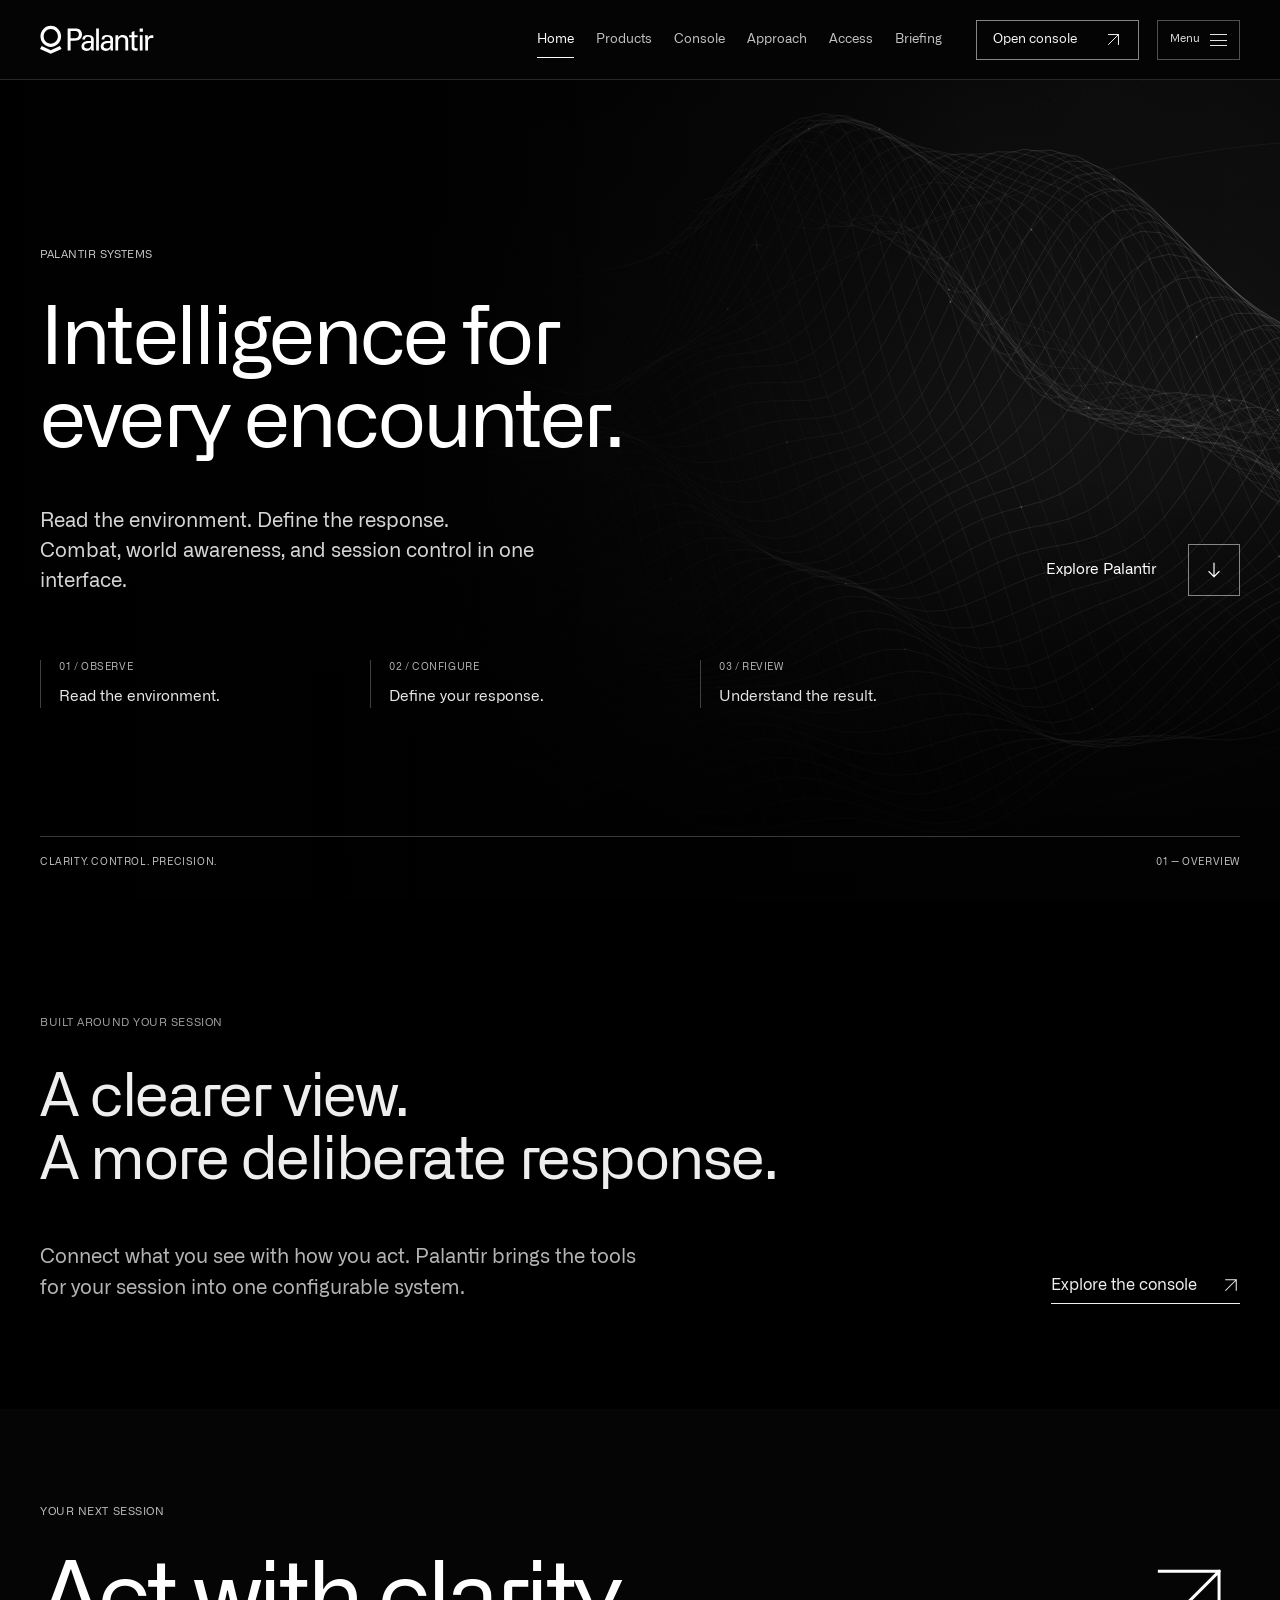
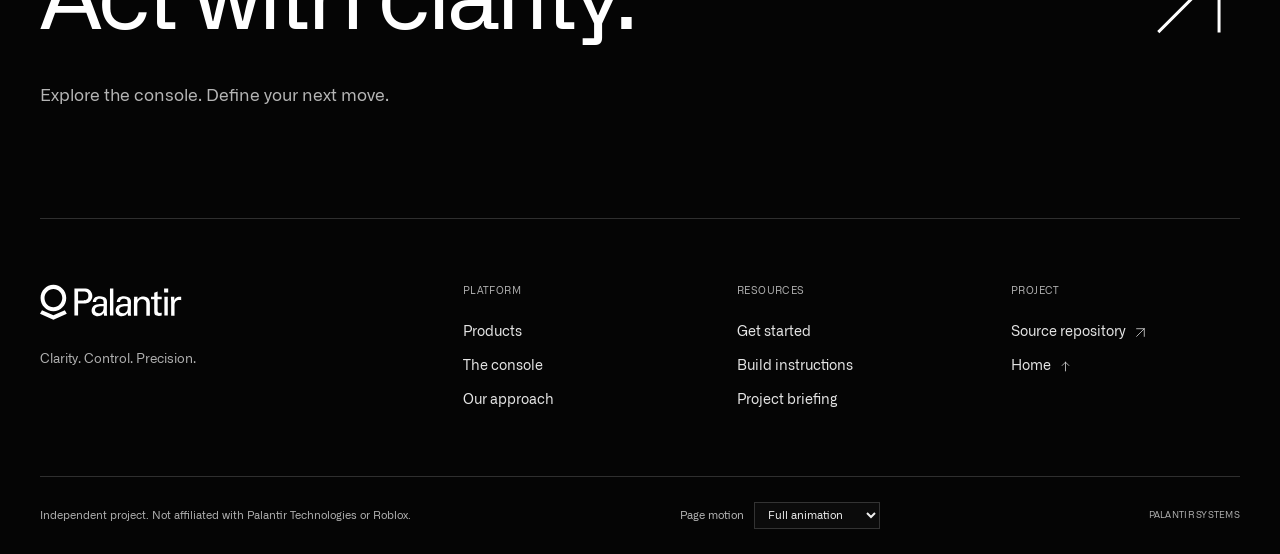
<file: website/index.html>
<!doctype html>
<!-- Generated by tools/build-site-pages.mjs from tools/site-template.html. -->
<html lang="en" class="site-views-ready" data-page="home" data-view="home">
<head>
  <meta charset="utf-8">
  <meta name="viewport" content="width=device-width, initial-scale=1">
  <meta name="theme-color" content="#000000">
  <meta name="color-scheme" content="dark">
  <meta name="description" content="Palantir brings combat analysis, world visuals, and session tools into one configurable interface.">
  <meta property="og:title" content="Palantir — Clarity. Control. Precision.">
  <meta property="og:description" content="Palantir brings combat analysis, world visuals, and session tools into one configurable interface.">
  <meta property="og:type" content="website">
  <meta property="og:url" content="https://palantir-x.com/">
  <link rel="canonical" href="https://palantir-x.com/">
  <title>Palantir — Clarity. Control. Precision.</title>
  <script>
    (() => {
      const root = document.documentElement;
      const page = root.dataset?.page || 'home';
      let arriving = false;
      let motionPreference = 'full';
      try {
        const saved = localStorage.getItem('palantir.motion.v1');
        if (['system', 'full', 'reduced'].includes(saved)) motionPreference = saved;
      } catch { /* Full animation remains the fallback. */ }
      const systemReduced = typeof matchMedia === 'function' && matchMedia('(prefers-reduced-motion: reduce)').matches;
      const motion = motionPreference === 'system' ? (systemReduced ? 'reduced' : 'full') : motionPreference;
      if (root.dataset) {
        root.dataset.motionPreference = motionPreference;
        root.dataset.motion = motion;
      }
      try {
        if (typeof location.href === 'string') {
          const aliases = {'#features':'products/','#interface':'console/','#approach':'approach/','#guide':'access/','#questions':'briefing/','#build-guide':'access/#build-guide'};
          if (page === 'home' && aliases[location.hash]) {
            location.replace(new URL(aliases[location.hash], location.href).href);
            return;
          }
          try {
            const key = 'palantir.page-transition.v1';
            const rawMarker = sessionStorage.getItem(key);
            sessionStorage.removeItem(key);
            const marker = JSON.parse(rawMarker || 'null');
            const age = Date.now() - Number(marker?.at);
            arriving = marker?.url === location.href && age >= 0 && age < 15000
              && motion !== 'reduced';
            if (arriving) root.classList.add('page-arriving');
          } catch { /* Navigation still works when storage is unavailable. */ }
        }
        const backNavigation = performance.getEntriesByType('navigation')[0]?.type === 'back_forward';
        const requested = new URLSearchParams(location.search).get('intro') === '1';
        if (!arriving && (requested || (page === 'home' && !backNavigation && !location.hash))) {
          root.classList.add('intro-pending');
        }
      } catch { /* Content remains usable when visual setup is unavailable. */ }
    })();
  </script>
  <link rel="icon" href="favicon.svg?v=20261020-official-mark" type="image/svg+xml">
  <link rel="stylesheet" href="palantir-preview.css?v=20261022-isolated">
  <link rel="stylesheet" href="styles.css?v=20261022-motion">
  <link rel="stylesheet" href="motion.css?v=20261022-motion">
  <link rel="preload" href="assets/fonts/AllianceNo1-Regular.woff2" as="font" type="font/woff2" crossorigin>
  <link rel="preload" href="assets/fonts/AllianceNo2-Regular.woff2" as="font" type="font/woff2" crossorigin>
  <link rel="stylesheet" href="brand.css?v=20261022-editorial">
  <link rel="stylesheet" href="transitions.css?v=20261022-black-transition">
  <script src="motion-preference.js?v=20261023-full-default" defer></script>
  <script src="motion.js?v=20261022-motion" defer></script>
  <script src="app.js?v=20261022-motion" defer></script>
  <script src="transitions.js?v=20261023-products" defer></script>
  <script src="palantir-controls.js?v=20261020-palantir" defer></script>
  <script src="palantir-preview.js?v=20261022-motion" defer></script>
</head>
<body>
  <a class="skip-link" href="#main">Skip to content</a>
  <div id="page-transition" data-phase="idle" aria-hidden="true" inert>
    <div class="transition-curtain"></div>
    <div class="transition-mark"><img src="assets/palantir-mark.svg" width="401" height="494" alt=""></div>
  </div>
  <div class="site-intro" id="site-intro" aria-hidden="true">
    <div class="intro-grid" aria-hidden="true"></div>
    <div class="intro-center" aria-hidden="true">
      <div class="intro-frame"><span></span><span></span><span></span><span></span></div>
      <div class="intro-logo-wrap">
        <svg class="intro-logo" viewBox="0 0 401 494" aria-hidden="true"><defs><path id="intro-mark-shape" pathLength="1" d="M371.928849,357.289894 L400.39,410.386051 L200.423563,493.218741 L0.39,410.386051 L28.9182766,357.289894 L200.423563,429.315402 L371.928849,357.289894 Z M200.423563,0.72 C306.347375,0.72 392.267832,84.2239436 392.267832,187.194241 C392.267832,290.164538 306.414501,373.668481 200.423563,373.668481 C94.4326246,373.668481 8.51216815,290.164538 8.51216815,187.194241 C8.51216815,84.2239436 94.4326246,0.72 200.423563,0.72 Z M200.423563,58.4478067 C127.122673,58.4478067 67.783858,116.108488 67.783858,187.328491 C67.783858,258.548495 127.189799,316.276301 200.423563,316.276301 C273.657327,316.276301 333.063267,258.61562 333.063267,187.395617 C333.063267,116.175613 273.724452,58.4478067 200.423563,58.4478067 Z"/></defs><use class="intro-outline" href="#intro-mark-shape"/><use class="intro-fill" href="#intro-mark-shape"/></svg>
      </div>
      <img class="intro-wordmark" src="assets/palantir-wordmark.svg" width="83" height="21" alt="">
      <span class="intro-caption">CLARITY. CONTROL. PRECISION.</span>
    </div>
    <button class="intro-skip" type="button" tabindex="-1">Skip intro <svg class="icon" aria-hidden="true" focusable="false"><use href="#arrow-up-right"/></svg></button>
  </div>
  <svg class="icon-definitions" xmlns="http://www.w3.org/2000/svg" aria-hidden="true">
    <symbol id="arrow-up-right" viewBox="0 0 24 24"><path d="M5 19 19 5M5 5h14v14"/></symbol>
    <symbol id="arrow-right" viewBox="0 0 24 24"><path d="M4 12h16m-6-6 6 6-6 6"/></symbol>
    <symbol id="icon-home" viewBox="0 0 24 24"><path d="m3 10 9-7 9 7M5 8.5v11a1 1 0 0 0 1 1h4v-6h4v6h4a1 1 0 0 0 1-1v-11"/></symbol>
    <symbol id="icon-combat" viewBox="0 0 24 24"><path d="m8.5 12.5 8.3-8.3L21 3l-1.2 4.2-8.3 8.3ZM7 11l6 6m-3-3-4.2 4.2"/><circle cx="4.75" cy="19.25" r="1.5"/></symbol>
    <symbol id="icon-defense" viewBox="0 0 24 24"><path d="m12 3 8 3v6c0 5-8 9-8 9s-8-4-8-9V6l8-3Z"/><path d="m8 12 3 3 5-6"/></symbol>
    <symbol id="icon-visuals" viewBox="0 0 24 24"><path d="M2 12s4-7 10-7 10 7 10 7-4 7-10 7S2 12 2 12Z"/><circle cx="12" cy="12" r="3"/></symbol>
    <symbol id="icon-profiles" viewBox="0 0 24 24"><path d="M5 3v18M12 3v18M19 3v18"/><path d="M2 8h6m1 9h6m1-10h6"/></symbol>
    <symbol id="icon-performance" viewBox="0 0 24 24"><path d="M3 17V8m6 9V4m6 13v-6m6 6V6M2 21h20"/></symbol>
    <symbol id="icon-copy" viewBox="0 0 24 24"><rect x="8" y="8" width="12" height="13" rx="2"/><path d="M16 8V3H3v13h5"/></symbol>
    <symbol id="arrow-down-right" viewBox="0 0 24 24"><path d="m5 5 14 14M5 19h14V5"/></symbol>
    <symbol id="arrow-up-left" viewBox="0 0 24 24"><path d="M19 19 5 5m0 14V5h14"/></symbol>
    <symbol id="arrow-down" viewBox="0 0 24 24"><path d="M12 4v16m-6-6 6 6 6-6"/></symbol>
    <symbol id="arrow-up" viewBox="0 0 24 24"><path d="M12 20V4m-6 6 6-6 6 6"/></symbol>
    <symbol id="icon-plus" viewBox="0 0 24 24"><path d="M5 12h14M12 5v14"/></symbol>
    <symbol id="icon-turn" viewBox="0 0 24 24"><path d="M5 4v9a3 3 0 0 0 3 3h12m-4-4 4 4-4 4"/></symbol>
    <symbol id="icon-automation" viewBox="0 0 24 24"><path d="M4 10V7a3 3 0 0 1 3-3h13m-4-3 4 3-4 3M20 14v3a3 3 0 0 1-3 3H4m4-3-4 3 4 3"/><path d="M10 10h4v4h-4z"/></symbol>
    <symbol id="icon-code" viewBox="0 0 24 24"><path d="m7 6-5 6 5 6m10-12 5 6-5 6M14 4l-4 16"/></symbol>
    <symbol id="icon-monitor" viewBox="0 0 24 24"><path d="M3 4h18v13H3zM8 21h8m-4-4v4"/><path d="M6 7h4"/></symbol>
    <symbol id="icon-minimize" viewBox="0 0 24 24"><path d="M5 16h14"/></symbol>
    <symbol id="icon-maximize" viewBox="0 0 24 24"><path d="M5 5h14v14H5z"/></symbol>
  </svg>

  <header class="site-header">
    <a class="brand" href="./" aria-label="Palantir home" aria-current="page"><img class="brand-logo" src="assets/palantir-wordmark.svg" width="83" height="21" alt="" aria-hidden="true"></a>
    <div class="header-shortcuts" role="navigation" aria-label="Page tabs"><a href="./" aria-current="page">Home</a><a href="products/">Products</a><a href="console/">Console</a><a href="approach/">Approach</a><a href="access/">Access</a><a href="briefing/">Briefing</a></div>
    <div class="header-actions">
      <a class="header-start" href="console/">Open console <svg class="icon" aria-hidden="true" focusable="false"><use href="#arrow-up-right"/></svg></a>
      <button class="menu-toggle" type="button" aria-expanded="false" aria-controls="navigation"><span>Menu</span><span class="menu-lines" aria-hidden="true"></span></button>
    </div>
    <nav id="navigation" aria-label="Main navigation">
      <div class="nav-main"><span class="nav-label">NAVIGATION</span><a href="./" aria-current="page">Home <svg class="icon" aria-hidden="true" focusable="false"><use href="#arrow-up-right"/></svg></a><a href="products/">Products <svg class="icon" aria-hidden="true" focusable="false"><use href="#arrow-up-right"/></svg></a><a href="console/">The console <svg class="icon" aria-hidden="true" focusable="false"><use href="#arrow-up-right"/></svg></a><a href="approach/">Our approach <svg class="icon" aria-hidden="true" focusable="false"><use href="#arrow-up-right"/></svg></a><a href="access/">Access <svg class="icon" aria-hidden="true" focusable="false"><use href="#arrow-up-right"/></svg></a></div>
      <div class="nav-aside"><span class="nav-label">PALANTIR SYSTEMS</span><p>Clarity.<br>Control.<br>Precision.</p><a href="briefing/">Project briefing <svg class="icon" aria-hidden="true" focusable="false"><use href="#arrow-right"/></svg></a><a href="https://github.com/corax32/palantir-main" target="_blank" rel="noopener noreferrer">Source repository <svg class="icon" aria-hidden="true" focusable="false"><use href="#arrow-up-right"/></svg></a></div>
    </nav>
  </header>

  <main id="main">
    <section class="hero" data-site-view="home" aria-labelledby="hero-title">
      <img class="hero-field" src="assets/field-surface.svg?v=20261022-black" width="1920" height="1080" alt="" fetchpriority="high" aria-hidden="true">
      <div class="hero-copy section-shell">
        <div class="eyebrow">PALANTIR SYSTEMS</div>
        <h1 id="hero-title">Intelligence for<br>every encounter.</h1>
        <div class="hero-bottom">
          <p class="hero-description">Read the environment. Define the response.<br>Combat, world awareness, and session control in one interface.</p>
          <a class="hero-explore" href="products/"><span>Explore Palantir</span><svg class="icon" aria-hidden="true" focusable="false"><use href="#arrow-down"/></svg></a>
        </div>
        <div class="hero-workflow" aria-label="Palantir workflow">
          <div><span>01 / OBSERVE</span><p>Read the environment.</p></div>
          <div><span>02 / CONFIGURE</span><p>Define your response.</p></div>
          <div><span>03 / REVIEW</span><p>Understand the result.</p></div>
        </div>
      </div>
      <div class="hero-rail section-shell"><span>CLARITY. CONTROL. PRECISION.</span><span>01 — OVERVIEW</span></div>
    </section>

    <section class="introduction section-shell" data-site-view="home" aria-labelledby="introduction-title">
      <div class="eyebrow">BUILT AROUND YOUR SESSION</div>
      <h2 id="introduction-title">A clearer view.<br>A more deliberate response.</h2>
      <div class="introduction-bottom"><p>Connect what you see with how you act. Palantir brings the tools for your session into one configurable system.</p><a class="text-link" href="console/">Explore the console <svg class="icon" aria-hidden="true" focusable="false"><use href="#arrow-up-right"/></svg></a></div>
    </section>

    <section class="closing" data-site-view="home" aria-labelledby="closing-title"><div class="section-shell"><span class="eyebrow">YOUR NEXT SESSION</span><a class="closing-link" href="console/"><h2 id="closing-title">Act with clarity.</h2><svg class="icon" aria-hidden="true" focusable="false"><use href="#arrow-up-right"/></svg></a><p>Explore the console. Define your next move.</p></div></section>
  </main>
  <footer class="site-footer">
    <div class="footer-main section-shell">
      <div class="footer-brand"><a class="brand" href="./" aria-label="Palantir home" aria-current="page"><img class="brand-logo" src="assets/palantir-wordmark.svg" width="83" height="21" alt="" aria-hidden="true"></a><p>Clarity. Control. Precision.</p></div>
      <div class="footer-column"><h2>PLATFORM</h2><a href="products/">Products</a><a href="console/">The console</a><a href="approach/">Our approach</a></div>
      <div class="footer-column"><h2>RESOURCES</h2><a href="access/">Get started</a><a href="access/#build-guide">Build instructions</a><a href="briefing/">Project briefing</a></div>
      <div class="footer-column"><h2>PROJECT</h2><a href="https://github.com/corax32/palantir-main" target="_blank" rel="noopener noreferrer">Source repository <svg class="icon" aria-hidden="true" focusable="false"><use href="#arrow-up-right"/></svg></a><a href="./" aria-current="page">Home <svg class="icon" aria-hidden="true" focusable="false"><use href="#arrow-up"/></svg></a></div>
    </div>
    <div class="footer-bottom section-shell"><p>Independent project. Not affiliated with Palantir Technologies or Roblox.</p><label class="motion-setting" for="motion-preference">Page motion<select id="motion-preference"><option value="full">Full animation</option><option value="system">Device setting</option><option value="reduced">Reduced motion</option></select></label><span>PALANTIR SYSTEMS</span></div>
  </footer>
</body>
</html>
</file>
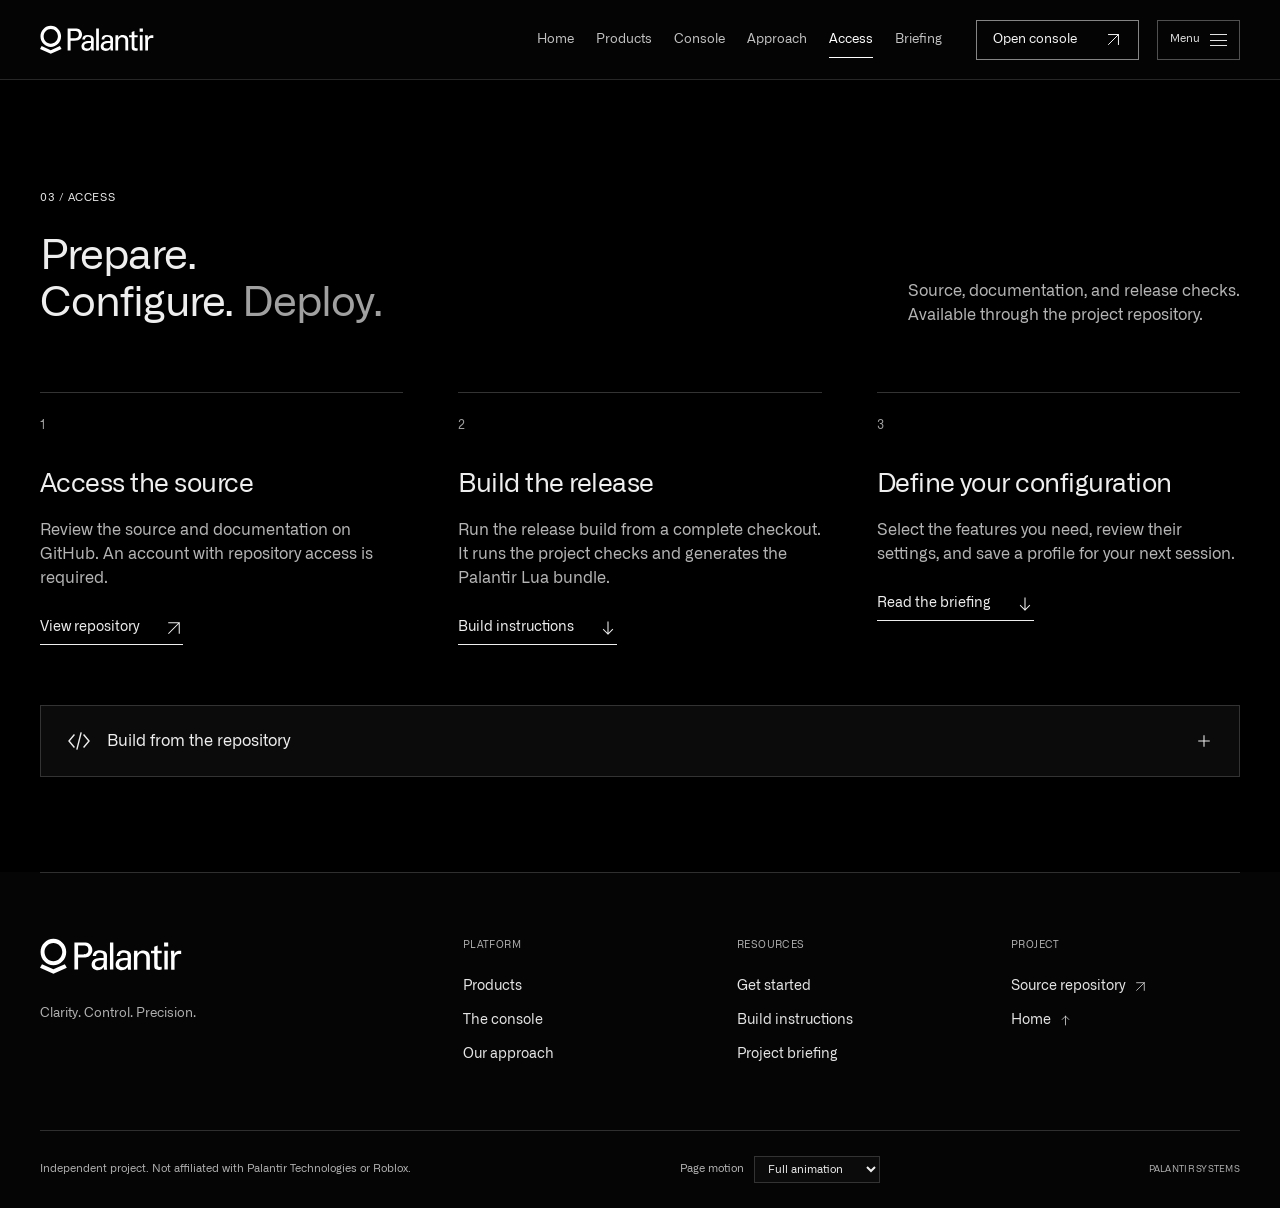
<file: website/access/index.html>
<!doctype html>
<!-- Generated by tools/build-site-pages.mjs from tools/site-template.html. -->
<html lang="en" class="site-views-ready" data-page="guide" data-view="guide">
<head>
  <meta charset="utf-8">
  <meta name="viewport" content="width=device-width, initial-scale=1">
  <meta name="theme-color" content="#000000">
  <meta name="color-scheme" content="dark">
  <meta name="description" content="Palantir brings combat analysis, world visuals, and session tools into one configurable interface.">
  <meta property="og:title" content="Access — Palantir">
  <meta property="og:description" content="Palantir brings combat analysis, world visuals, and session tools into one configurable interface.">
  <meta property="og:type" content="website">
  <meta property="og:url" content="https://palantir-x.com/access/">
  <link rel="canonical" href="https://palantir-x.com/access/">
  <title>Access — Palantir</title>
  <script>
    (() => {
      const root = document.documentElement;
      const page = root.dataset?.page || 'home';
      let arriving = false;
      let motionPreference = 'full';
      try {
        const saved = localStorage.getItem('palantir.motion.v1');
        if (['system', 'full', 'reduced'].includes(saved)) motionPreference = saved;
      } catch { /* Full animation remains the fallback. */ }
      const systemReduced = typeof matchMedia === 'function' && matchMedia('(prefers-reduced-motion: reduce)').matches;
      const motion = motionPreference === 'system' ? (systemReduced ? 'reduced' : 'full') : motionPreference;
      if (root.dataset) {
        root.dataset.motionPreference = motionPreference;
        root.dataset.motion = motion;
      }
      try {
        if (typeof location.href === 'string') {
          const aliases = {'#features':'products/','#interface':'console/','#approach':'approach/','#guide':'access/','#questions':'briefing/','#build-guide':'access/#build-guide'};
          if (page === 'home' && aliases[location.hash]) {
            location.replace(new URL(aliases[location.hash], location.href).href);
            return;
          }
          try {
            const key = 'palantir.page-transition.v1';
            const rawMarker = sessionStorage.getItem(key);
            sessionStorage.removeItem(key);
            const marker = JSON.parse(rawMarker || 'null');
            const age = Date.now() - Number(marker?.at);
            arriving = marker?.url === location.href && age >= 0 && age < 15000
              && motion !== 'reduced';
            if (arriving) root.classList.add('page-arriving');
          } catch { /* Navigation still works when storage is unavailable. */ }
        }
        const backNavigation = performance.getEntriesByType('navigation')[0]?.type === 'back_forward';
        const requested = new URLSearchParams(location.search).get('intro') === '1';
        if (!arriving && (requested || (page === 'home' && !backNavigation && !location.hash))) {
          root.classList.add('intro-pending');
        }
      } catch { /* Content remains usable when visual setup is unavailable. */ }
    })();
  </script>
  <link rel="icon" href="../favicon.svg?v=20261020-official-mark" type="image/svg+xml">
  <link rel="stylesheet" href="../palantir-preview.css?v=20261022-isolated">
  <link rel="stylesheet" href="../styles.css?v=20261022-motion">
  <link rel="stylesheet" href="../motion.css?v=20261022-motion">
  <link rel="preload" href="../assets/fonts/AllianceNo1-Regular.woff2" as="font" type="font/woff2" crossorigin>
  <link rel="preload" href="../assets/fonts/AllianceNo2-Regular.woff2" as="font" type="font/woff2" crossorigin>
  <link rel="stylesheet" href="../brand.css?v=20261022-editorial">
  <link rel="stylesheet" href="../transitions.css?v=20261022-black-transition">
  <script src="../motion-preference.js?v=20261023-full-default" defer></script>
  <script src="../motion.js?v=20261022-motion" defer></script>
  <script src="../app.js?v=20261022-motion" defer></script>
  <script src="../transitions.js?v=20261023-products" defer></script>
  <script src="../palantir-controls.js?v=20261020-palantir" defer></script>
  <script src="../palantir-preview.js?v=20261022-motion" defer></script>
</head>
<body>
  <a class="skip-link" href="#main">Skip to content</a>
  <div id="page-transition" data-phase="idle" aria-hidden="true" inert>
    <div class="transition-curtain"></div>
    <div class="transition-mark"><img src="../assets/palantir-mark.svg" width="401" height="494" alt=""></div>
  </div>
  <div class="site-intro" id="site-intro" aria-hidden="true">
    <div class="intro-grid" aria-hidden="true"></div>
    <div class="intro-center" aria-hidden="true">
      <div class="intro-frame"><span></span><span></span><span></span><span></span></div>
      <div class="intro-logo-wrap">
        <svg class="intro-logo" viewBox="0 0 401 494" aria-hidden="true"><defs><path id="intro-mark-shape" pathLength="1" d="M371.928849,357.289894 L400.39,410.386051 L200.423563,493.218741 L0.39,410.386051 L28.9182766,357.289894 L200.423563,429.315402 L371.928849,357.289894 Z M200.423563,0.72 C306.347375,0.72 392.267832,84.2239436 392.267832,187.194241 C392.267832,290.164538 306.414501,373.668481 200.423563,373.668481 C94.4326246,373.668481 8.51216815,290.164538 8.51216815,187.194241 C8.51216815,84.2239436 94.4326246,0.72 200.423563,0.72 Z M200.423563,58.4478067 C127.122673,58.4478067 67.783858,116.108488 67.783858,187.328491 C67.783858,258.548495 127.189799,316.276301 200.423563,316.276301 C273.657327,316.276301 333.063267,258.61562 333.063267,187.395617 C333.063267,116.175613 273.724452,58.4478067 200.423563,58.4478067 Z"/></defs><use class="intro-outline" href="#intro-mark-shape"/><use class="intro-fill" href="#intro-mark-shape"/></svg>
      </div>
      <img class="intro-wordmark" src="../assets/palantir-wordmark.svg" width="83" height="21" alt="">
      <span class="intro-caption">CLARITY. CONTROL. PRECISION.</span>
    </div>
    <button class="intro-skip" type="button" tabindex="-1">Skip intro <svg class="icon" aria-hidden="true" focusable="false"><use href="#arrow-up-right"/></svg></button>
  </div>
  <svg class="icon-definitions" xmlns="http://www.w3.org/2000/svg" aria-hidden="true">
    <symbol id="arrow-up-right" viewBox="0 0 24 24"><path d="M5 19 19 5M5 5h14v14"/></symbol>
    <symbol id="arrow-right" viewBox="0 0 24 24"><path d="M4 12h16m-6-6 6 6-6 6"/></symbol>
    <symbol id="icon-home" viewBox="0 0 24 24"><path d="m3 10 9-7 9 7M5 8.5v11a1 1 0 0 0 1 1h4v-6h4v6h4a1 1 0 0 0 1-1v-11"/></symbol>
    <symbol id="icon-combat" viewBox="0 0 24 24"><path d="m8.5 12.5 8.3-8.3L21 3l-1.2 4.2-8.3 8.3ZM7 11l6 6m-3-3-4.2 4.2"/><circle cx="4.75" cy="19.25" r="1.5"/></symbol>
    <symbol id="icon-defense" viewBox="0 0 24 24"><path d="m12 3 8 3v6c0 5-8 9-8 9s-8-4-8-9V6l8-3Z"/><path d="m8 12 3 3 5-6"/></symbol>
    <symbol id="icon-visuals" viewBox="0 0 24 24"><path d="M2 12s4-7 10-7 10 7 10 7-4 7-10 7S2 12 2 12Z"/><circle cx="12" cy="12" r="3"/></symbol>
    <symbol id="icon-profiles" viewBox="0 0 24 24"><path d="M5 3v18M12 3v18M19 3v18"/><path d="M2 8h6m1 9h6m1-10h6"/></symbol>
    <symbol id="icon-performance" viewBox="0 0 24 24"><path d="M3 17V8m6 9V4m6 13v-6m6 6V6M2 21h20"/></symbol>
    <symbol id="icon-copy" viewBox="0 0 24 24"><rect x="8" y="8" width="12" height="13" rx="2"/><path d="M16 8V3H3v13h5"/></symbol>
    <symbol id="arrow-down-right" viewBox="0 0 24 24"><path d="m5 5 14 14M5 19h14V5"/></symbol>
    <symbol id="arrow-up-left" viewBox="0 0 24 24"><path d="M19 19 5 5m0 14V5h14"/></symbol>
    <symbol id="arrow-down" viewBox="0 0 24 24"><path d="M12 4v16m-6-6 6 6 6-6"/></symbol>
    <symbol id="arrow-up" viewBox="0 0 24 24"><path d="M12 20V4m-6 6 6-6 6 6"/></symbol>
    <symbol id="icon-plus" viewBox="0 0 24 24"><path d="M5 12h14M12 5v14"/></symbol>
    <symbol id="icon-turn" viewBox="0 0 24 24"><path d="M5 4v9a3 3 0 0 0 3 3h12m-4-4 4 4-4 4"/></symbol>
    <symbol id="icon-automation" viewBox="0 0 24 24"><path d="M4 10V7a3 3 0 0 1 3-3h13m-4-3 4 3-4 3M20 14v3a3 3 0 0 1-3 3H4m4-3-4 3 4 3"/><path d="M10 10h4v4h-4z"/></symbol>
    <symbol id="icon-code" viewBox="0 0 24 24"><path d="m7 6-5 6 5 6m10-12 5 6-5 6M14 4l-4 16"/></symbol>
    <symbol id="icon-monitor" viewBox="0 0 24 24"><path d="M3 4h18v13H3zM8 21h8m-4-4v4"/><path d="M6 7h4"/></symbol>
    <symbol id="icon-minimize" viewBox="0 0 24 24"><path d="M5 16h14"/></symbol>
    <symbol id="icon-maximize" viewBox="0 0 24 24"><path d="M5 5h14v14H5z"/></symbol>
  </svg>

  <header class="site-header">
    <a class="brand" href=".././" aria-label="Palantir home"><img class="brand-logo" src="../assets/palantir-wordmark.svg" width="83" height="21" alt="" aria-hidden="true"></a>
    <div class="header-shortcuts" role="navigation" aria-label="Page tabs"><a href=".././">Home</a><a href="../products/">Products</a><a href="../console/">Console</a><a href="../approach/">Approach</a><a href="../access/" aria-current="page">Access</a><a href="../briefing/">Briefing</a></div>
    <div class="header-actions">
      <a class="header-start" href="../console/">Open console <svg class="icon" aria-hidden="true" focusable="false"><use href="#arrow-up-right"/></svg></a>
      <button class="menu-toggle" type="button" aria-expanded="false" aria-controls="navigation"><span>Menu</span><span class="menu-lines" aria-hidden="true"></span></button>
    </div>
    <nav id="navigation" aria-label="Main navigation">
      <div class="nav-main"><span class="nav-label">NAVIGATION</span><a href=".././">Home <svg class="icon" aria-hidden="true" focusable="false"><use href="#arrow-up-right"/></svg></a><a href="../products/">Products <svg class="icon" aria-hidden="true" focusable="false"><use href="#arrow-up-right"/></svg></a><a href="../console/">The console <svg class="icon" aria-hidden="true" focusable="false"><use href="#arrow-up-right"/></svg></a><a href="../approach/">Our approach <svg class="icon" aria-hidden="true" focusable="false"><use href="#arrow-up-right"/></svg></a><a href="../access/" aria-current="page">Access <svg class="icon" aria-hidden="true" focusable="false"><use href="#arrow-up-right"/></svg></a></div>
      <div class="nav-aside"><span class="nav-label">PALANTIR SYSTEMS</span><p>Clarity.<br>Control.<br>Precision.</p><a href="../briefing/">Project briefing <svg class="icon" aria-hidden="true" focusable="false"><use href="#arrow-right"/></svg></a><a href="https://github.com/corax32/palantir-main" target="_blank" rel="noopener noreferrer">Source repository <svg class="icon" aria-hidden="true" focusable="false"><use href="#arrow-up-right"/></svg></a></div>
    </nav>
  </header>

  <main id="main">
    <section id="guide" class="guide section-shell" data-site-view="guide" aria-labelledby="guide-title">
      <div class="section-heading"><div><span class="eyebrow">03 / ACCESS</span><h2 id="guide-title">Prepare.<br>Configure. <span class="muted-word">Deploy.</span></h2></div><p>Source, documentation, and release checks.<br>Available through the project repository.</p></div>
      <div class="guide-grid"><article class="guide-step"><span class="step-number">1</span><h3>Access the source</h3><p>Review the source and documentation on GitHub. An account with repository access is required.</p><a class="text-link" href="https://github.com/corax32/palantir-main" target="_blank" rel="noopener noreferrer">View repository <svg class="icon" aria-hidden="true" focusable="false"><use href="#arrow-up-right"/></svg></a></article><article class="guide-step"><span class="step-number">2</span><h3>Build the release</h3><p>Run the release build from a complete checkout. It runs the project checks and generates the Palantir Lua bundle.</p><a class="text-link" href="#build-guide">Build instructions <svg class="icon" aria-hidden="true" focusable="false"><use href="#arrow-down"/></svg></a></article><article class="guide-step"><span class="step-number">3</span><h3>Define your configuration</h3><p>Select the features you need, review their settings, and save a profile for your next session.</p><a class="text-link" href="../briefing/">Read the briefing <svg class="icon" aria-hidden="true" focusable="false"><use href="#arrow-down"/></svg></a></article></div>
      <details class="build-guide" id="build-guide"><summary><span><svg class="icon code-brackets" aria-hidden="true" focusable="false"><use href="#icon-code"/></svg> Build from the repository</span><svg class="icon details-plus" aria-hidden="true" focusable="false"><use href="#icon-plus"/></svg></summary><div class="build-guide-content"><p>With Node.js installed and the complete repository checked out, run this from the repository root. The project's build documentation describes its bundled tools and platform requirements.</p><div class="code-block"><code id="build-command">node palantir-main/.vscode/palantir.js build --mode release</code><button type="button" id="copy-command" aria-label="Copy build command"><svg class="icon" aria-hidden="true" focusable="false"><use href="#icon-copy"/></svg><span>Copy</span></button></div><p class="output-note">Output: <code>palantir-main/output/release/palantir.lua</code></p><p id="copy-status" class="copy-status" role="status"></p><a class="text-link" href="https://github.com/corax32/palantir-main/blob/main/palantir-main/.vscode/README.md" target="_blank" rel="noopener noreferrer">Read the build documentation <svg class="icon" aria-hidden="true" focusable="false"><use href="#arrow-up-right"/></svg></a></div></details>
    </section>
  </main>
  <footer class="site-footer">
    <div class="footer-main section-shell">
      <div class="footer-brand"><a class="brand" href=".././" aria-label="Palantir home"><img class="brand-logo" src="../assets/palantir-wordmark.svg" width="83" height="21" alt="" aria-hidden="true"></a><p>Clarity. Control. Precision.</p></div>
      <div class="footer-column"><h2>PLATFORM</h2><a href="../products/">Products</a><a href="../console/">The console</a><a href="../approach/">Our approach</a></div>
      <div class="footer-column"><h2>RESOURCES</h2><a href="../access/" aria-current="page">Get started</a><a href="#build-guide">Build instructions</a><a href="../briefing/">Project briefing</a></div>
      <div class="footer-column"><h2>PROJECT</h2><a href="https://github.com/corax32/palantir-main" target="_blank" rel="noopener noreferrer">Source repository <svg class="icon" aria-hidden="true" focusable="false"><use href="#arrow-up-right"/></svg></a><a href=".././">Home <svg class="icon" aria-hidden="true" focusable="false"><use href="#arrow-up"/></svg></a></div>
    </div>
    <div class="footer-bottom section-shell"><p>Independent project. Not affiliated with Palantir Technologies or Roblox.</p><label class="motion-setting" for="motion-preference">Page motion<select id="motion-preference"><option value="full">Full animation</option><option value="system">Device setting</option><option value="reduced">Reduced motion</option></select></label><span>PALANTIR SYSTEMS</span></div>
  </footer>
</body>
</html>
</file>
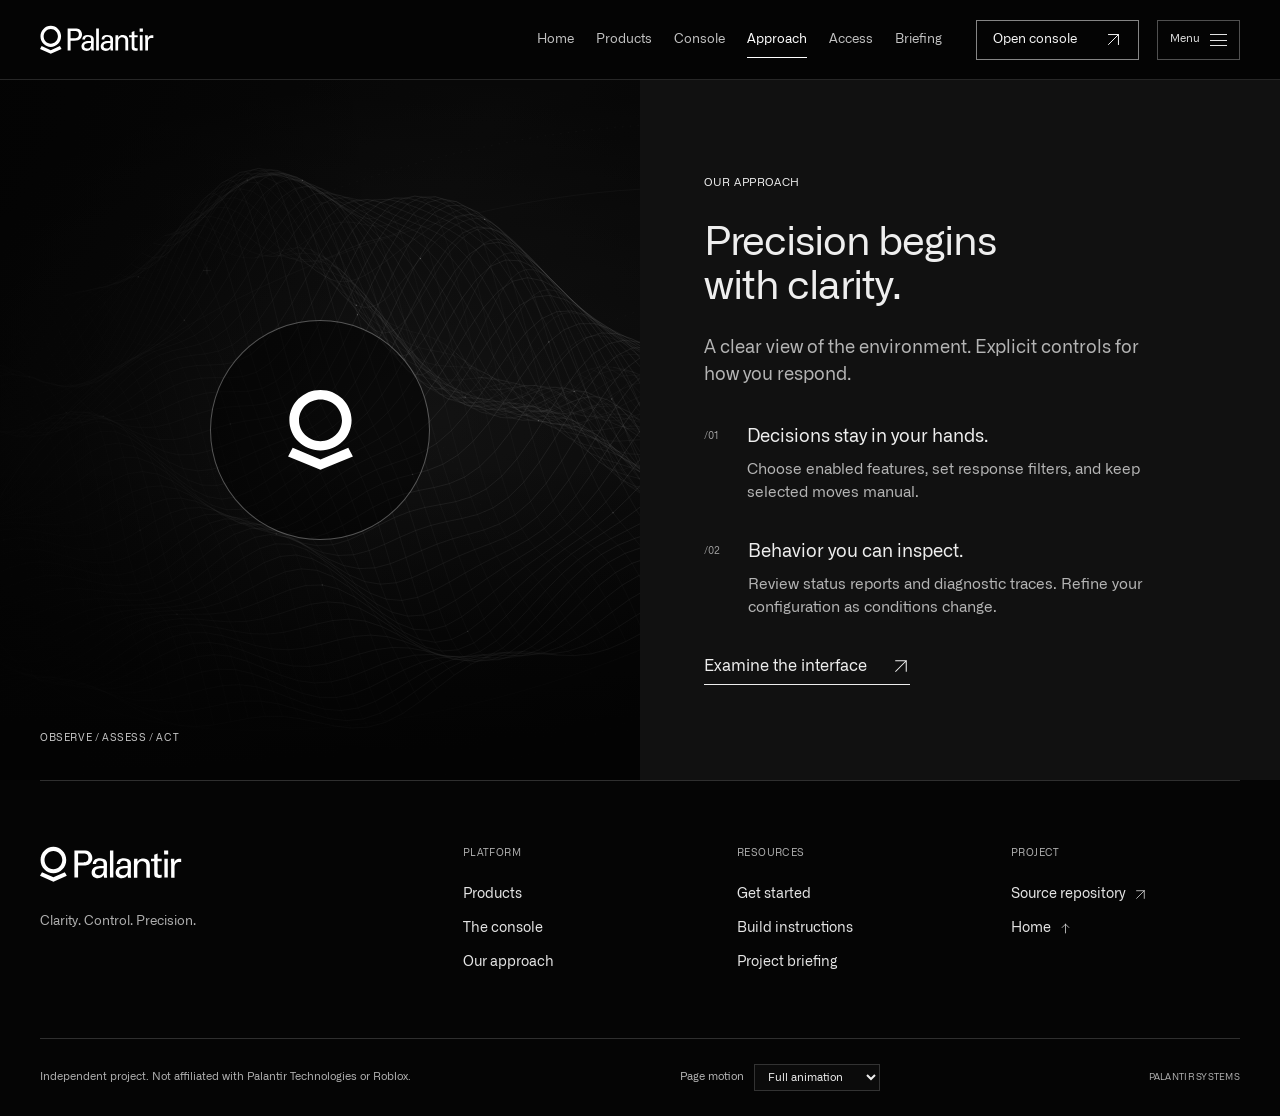
<file: website/approach/index.html>
<!doctype html>
<!-- Generated by tools/build-site-pages.mjs from tools/site-template.html. -->
<html lang="en" class="site-views-ready" data-page="approach" data-view="approach">
<head>
  <meta charset="utf-8">
  <meta name="viewport" content="width=device-width, initial-scale=1">
  <meta name="theme-color" content="#000000">
  <meta name="color-scheme" content="dark">
  <meta name="description" content="Palantir brings combat analysis, world visuals, and session tools into one configurable interface.">
  <meta property="og:title" content="Our approach — Palantir">
  <meta property="og:description" content="Palantir brings combat analysis, world visuals, and session tools into one configurable interface.">
  <meta property="og:type" content="website">
  <meta property="og:url" content="https://palantir-x.com/approach/">
  <link rel="canonical" href="https://palantir-x.com/approach/">
  <title>Our approach — Palantir</title>
  <script>
    (() => {
      const root = document.documentElement;
      const page = root.dataset?.page || 'home';
      let arriving = false;
      let motionPreference = 'full';
      try {
        const saved = localStorage.getItem('palantir.motion.v1');
        if (['system', 'full', 'reduced'].includes(saved)) motionPreference = saved;
      } catch { /* Full animation remains the fallback. */ }
      const systemReduced = typeof matchMedia === 'function' && matchMedia('(prefers-reduced-motion: reduce)').matches;
      const motion = motionPreference === 'system' ? (systemReduced ? 'reduced' : 'full') : motionPreference;
      if (root.dataset) {
        root.dataset.motionPreference = motionPreference;
        root.dataset.motion = motion;
      }
      try {
        if (typeof location.href === 'string') {
          const aliases = {'#features':'products/','#interface':'console/','#approach':'approach/','#guide':'access/','#questions':'briefing/','#build-guide':'access/#build-guide'};
          if (page === 'home' && aliases[location.hash]) {
            location.replace(new URL(aliases[location.hash], location.href).href);
            return;
          }
          try {
            const key = 'palantir.page-transition.v1';
            const rawMarker = sessionStorage.getItem(key);
            sessionStorage.removeItem(key);
            const marker = JSON.parse(rawMarker || 'null');
            const age = Date.now() - Number(marker?.at);
            arriving = marker?.url === location.href && age >= 0 && age < 15000
              && motion !== 'reduced';
            if (arriving) root.classList.add('page-arriving');
          } catch { /* Navigation still works when storage is unavailable. */ }
        }
        const backNavigation = performance.getEntriesByType('navigation')[0]?.type === 'back_forward';
        const requested = new URLSearchParams(location.search).get('intro') === '1';
        if (!arriving && (requested || (page === 'home' && !backNavigation && !location.hash))) {
          root.classList.add('intro-pending');
        }
      } catch { /* Content remains usable when visual setup is unavailable. */ }
    })();
  </script>
  <link rel="icon" href="../favicon.svg?v=20261020-official-mark" type="image/svg+xml">
  <link rel="stylesheet" href="../palantir-preview.css?v=20261022-isolated">
  <link rel="stylesheet" href="../styles.css?v=20261022-motion">
  <link rel="stylesheet" href="../motion.css?v=20261022-motion">
  <link rel="preload" href="../assets/fonts/AllianceNo1-Regular.woff2" as="font" type="font/woff2" crossorigin>
  <link rel="preload" href="../assets/fonts/AllianceNo2-Regular.woff2" as="font" type="font/woff2" crossorigin>
  <link rel="stylesheet" href="../brand.css?v=20261022-editorial">
  <link rel="stylesheet" href="../transitions.css?v=20261022-black-transition">
  <script src="../motion-preference.js?v=20261023-full-default" defer></script>
  <script src="../motion.js?v=20261022-motion" defer></script>
  <script src="../app.js?v=20261022-motion" defer></script>
  <script src="../transitions.js?v=20261023-products" defer></script>
  <script src="../palantir-controls.js?v=20261020-palantir" defer></script>
  <script src="../palantir-preview.js?v=20261022-motion" defer></script>
</head>
<body>
  <a class="skip-link" href="#main">Skip to content</a>
  <div id="page-transition" data-phase="idle" aria-hidden="true" inert>
    <div class="transition-curtain"></div>
    <div class="transition-mark"><img src="../assets/palantir-mark.svg" width="401" height="494" alt=""></div>
  </div>
  <div class="site-intro" id="site-intro" aria-hidden="true">
    <div class="intro-grid" aria-hidden="true"></div>
    <div class="intro-center" aria-hidden="true">
      <div class="intro-frame"><span></span><span></span><span></span><span></span></div>
      <div class="intro-logo-wrap">
        <svg class="intro-logo" viewBox="0 0 401 494" aria-hidden="true"><defs><path id="intro-mark-shape" pathLength="1" d="M371.928849,357.289894 L400.39,410.386051 L200.423563,493.218741 L0.39,410.386051 L28.9182766,357.289894 L200.423563,429.315402 L371.928849,357.289894 Z M200.423563,0.72 C306.347375,0.72 392.267832,84.2239436 392.267832,187.194241 C392.267832,290.164538 306.414501,373.668481 200.423563,373.668481 C94.4326246,373.668481 8.51216815,290.164538 8.51216815,187.194241 C8.51216815,84.2239436 94.4326246,0.72 200.423563,0.72 Z M200.423563,58.4478067 C127.122673,58.4478067 67.783858,116.108488 67.783858,187.328491 C67.783858,258.548495 127.189799,316.276301 200.423563,316.276301 C273.657327,316.276301 333.063267,258.61562 333.063267,187.395617 C333.063267,116.175613 273.724452,58.4478067 200.423563,58.4478067 Z"/></defs><use class="intro-outline" href="#intro-mark-shape"/><use class="intro-fill" href="#intro-mark-shape"/></svg>
      </div>
      <img class="intro-wordmark" src="../assets/palantir-wordmark.svg" width="83" height="21" alt="">
      <span class="intro-caption">CLARITY. CONTROL. PRECISION.</span>
    </div>
    <button class="intro-skip" type="button" tabindex="-1">Skip intro <svg class="icon" aria-hidden="true" focusable="false"><use href="#arrow-up-right"/></svg></button>
  </div>
  <svg class="icon-definitions" xmlns="http://www.w3.org/2000/svg" aria-hidden="true">
    <symbol id="arrow-up-right" viewBox="0 0 24 24"><path d="M5 19 19 5M5 5h14v14"/></symbol>
    <symbol id="arrow-right" viewBox="0 0 24 24"><path d="M4 12h16m-6-6 6 6-6 6"/></symbol>
    <symbol id="icon-home" viewBox="0 0 24 24"><path d="m3 10 9-7 9 7M5 8.5v11a1 1 0 0 0 1 1h4v-6h4v6h4a1 1 0 0 0 1-1v-11"/></symbol>
    <symbol id="icon-combat" viewBox="0 0 24 24"><path d="m8.5 12.5 8.3-8.3L21 3l-1.2 4.2-8.3 8.3ZM7 11l6 6m-3-3-4.2 4.2"/><circle cx="4.75" cy="19.25" r="1.5"/></symbol>
    <symbol id="icon-defense" viewBox="0 0 24 24"><path d="m12 3 8 3v6c0 5-8 9-8 9s-8-4-8-9V6l8-3Z"/><path d="m8 12 3 3 5-6"/></symbol>
    <symbol id="icon-visuals" viewBox="0 0 24 24"><path d="M2 12s4-7 10-7 10 7 10 7-4 7-10 7S2 12 2 12Z"/><circle cx="12" cy="12" r="3"/></symbol>
    <symbol id="icon-profiles" viewBox="0 0 24 24"><path d="M5 3v18M12 3v18M19 3v18"/><path d="M2 8h6m1 9h6m1-10h6"/></symbol>
    <symbol id="icon-performance" viewBox="0 0 24 24"><path d="M3 17V8m6 9V4m6 13v-6m6 6V6M2 21h20"/></symbol>
    <symbol id="icon-copy" viewBox="0 0 24 24"><rect x="8" y="8" width="12" height="13" rx="2"/><path d="M16 8V3H3v13h5"/></symbol>
    <symbol id="arrow-down-right" viewBox="0 0 24 24"><path d="m5 5 14 14M5 19h14V5"/></symbol>
    <symbol id="arrow-up-left" viewBox="0 0 24 24"><path d="M19 19 5 5m0 14V5h14"/></symbol>
    <symbol id="arrow-down" viewBox="0 0 24 24"><path d="M12 4v16m-6-6 6 6 6-6"/></symbol>
    <symbol id="arrow-up" viewBox="0 0 24 24"><path d="M12 20V4m-6 6 6-6 6 6"/></symbol>
    <symbol id="icon-plus" viewBox="0 0 24 24"><path d="M5 12h14M12 5v14"/></symbol>
    <symbol id="icon-turn" viewBox="0 0 24 24"><path d="M5 4v9a3 3 0 0 0 3 3h12m-4-4 4 4-4 4"/></symbol>
    <symbol id="icon-automation" viewBox="0 0 24 24"><path d="M4 10V7a3 3 0 0 1 3-3h13m-4-3 4 3-4 3M20 14v3a3 3 0 0 1-3 3H4m4-3-4 3 4 3"/><path d="M10 10h4v4h-4z"/></symbol>
    <symbol id="icon-code" viewBox="0 0 24 24"><path d="m7 6-5 6 5 6m10-12 5 6-5 6M14 4l-4 16"/></symbol>
    <symbol id="icon-monitor" viewBox="0 0 24 24"><path d="M3 4h18v13H3zM8 21h8m-4-4v4"/><path d="M6 7h4"/></symbol>
    <symbol id="icon-minimize" viewBox="0 0 24 24"><path d="M5 16h14"/></symbol>
    <symbol id="icon-maximize" viewBox="0 0 24 24"><path d="M5 5h14v14H5z"/></symbol>
  </svg>

  <header class="site-header">
    <a class="brand" href=".././" aria-label="Palantir home"><img class="brand-logo" src="../assets/palantir-wordmark.svg" width="83" height="21" alt="" aria-hidden="true"></a>
    <div class="header-shortcuts" role="navigation" aria-label="Page tabs"><a href=".././">Home</a><a href="../products/">Products</a><a href="../console/">Console</a><a href="../approach/" aria-current="page">Approach</a><a href="../access/">Access</a><a href="../briefing/">Briefing</a></div>
    <div class="header-actions">
      <a class="header-start" href="../console/">Open console <svg class="icon" aria-hidden="true" focusable="false"><use href="#arrow-up-right"/></svg></a>
      <button class="menu-toggle" type="button" aria-expanded="false" aria-controls="navigation"><span>Menu</span><span class="menu-lines" aria-hidden="true"></span></button>
    </div>
    <nav id="navigation" aria-label="Main navigation">
      <div class="nav-main"><span class="nav-label">NAVIGATION</span><a href=".././">Home <svg class="icon" aria-hidden="true" focusable="false"><use href="#arrow-up-right"/></svg></a><a href="../products/">Products <svg class="icon" aria-hidden="true" focusable="false"><use href="#arrow-up-right"/></svg></a><a href="../console/">The console <svg class="icon" aria-hidden="true" focusable="false"><use href="#arrow-up-right"/></svg></a><a href="../approach/" aria-current="page">Our approach <svg class="icon" aria-hidden="true" focusable="false"><use href="#arrow-up-right"/></svg></a><a href="../access/">Access <svg class="icon" aria-hidden="true" focusable="false"><use href="#arrow-up-right"/></svg></a></div>
      <div class="nav-aside"><span class="nav-label">PALANTIR SYSTEMS</span><p>Clarity.<br>Control.<br>Precision.</p><a href="../briefing/">Project briefing <svg class="icon" aria-hidden="true" focusable="false"><use href="#arrow-right"/></svg></a><a href="https://github.com/corax32/palantir-main" target="_blank" rel="noopener noreferrer">Source repository <svg class="icon" aria-hidden="true" focusable="false"><use href="#arrow-up-right"/></svg></a></div>
    </nav>
  </header>

  <main id="main">
    <section id="approach" class="approach" data-site-view="approach" aria-labelledby="approach-title">
      <div class="approach-visual" aria-hidden="true"><img src="../assets/field-surface.svg?v=20261022-black" width="1920" height="1080" alt="" loading="lazy"><div class="approach-mark"><img src="../assets/palantir-mark.svg" width="401" height="494" alt=""></div><span>OBSERVE / ASSESS / ACT</span></div>
      <div class="approach-copy"><span class="eyebrow">OUR APPROACH</span><h2 id="approach-title">Precision begins<br>with clarity.</h2><p>A clear view of the environment. Explicit controls for how you respond.</p><div class="approach-row"><span>/01</span><div><h3>Decisions stay in your hands.</h3><p>Choose enabled features, set response filters, and keep selected moves manual.</p></div></div><div class="approach-row"><span>/02</span><div><h3>Behavior you can inspect.</h3><p>Review status reports and diagnostic traces. Refine your configuration as conditions change.</p></div></div><a class="text-link" href="../console/">Examine the interface <svg class="icon" aria-hidden="true" focusable="false"><use href="#arrow-up-right"/></svg></a></div>
    </section>
  </main>
  <footer class="site-footer">
    <div class="footer-main section-shell">
      <div class="footer-brand"><a class="brand" href=".././" aria-label="Palantir home"><img class="brand-logo" src="../assets/palantir-wordmark.svg" width="83" height="21" alt="" aria-hidden="true"></a><p>Clarity. Control. Precision.</p></div>
      <div class="footer-column"><h2>PLATFORM</h2><a href="../products/">Products</a><a href="../console/">The console</a><a href="../approach/" aria-current="page">Our approach</a></div>
      <div class="footer-column"><h2>RESOURCES</h2><a href="../access/">Get started</a><a href="../access/#build-guide">Build instructions</a><a href="../briefing/">Project briefing</a></div>
      <div class="footer-column"><h2>PROJECT</h2><a href="https://github.com/corax32/palantir-main" target="_blank" rel="noopener noreferrer">Source repository <svg class="icon" aria-hidden="true" focusable="false"><use href="#arrow-up-right"/></svg></a><a href=".././">Home <svg class="icon" aria-hidden="true" focusable="false"><use href="#arrow-up"/></svg></a></div>
    </div>
    <div class="footer-bottom section-shell"><p>Independent project. Not affiliated with Palantir Technologies or Roblox.</p><label class="motion-setting" for="motion-preference">Page motion<select id="motion-preference"><option value="full">Full animation</option><option value="system">Device setting</option><option value="reduced">Reduced motion</option></select></label><span>PALANTIR SYSTEMS</span></div>
  </footer>
</body>
</html>
</file>
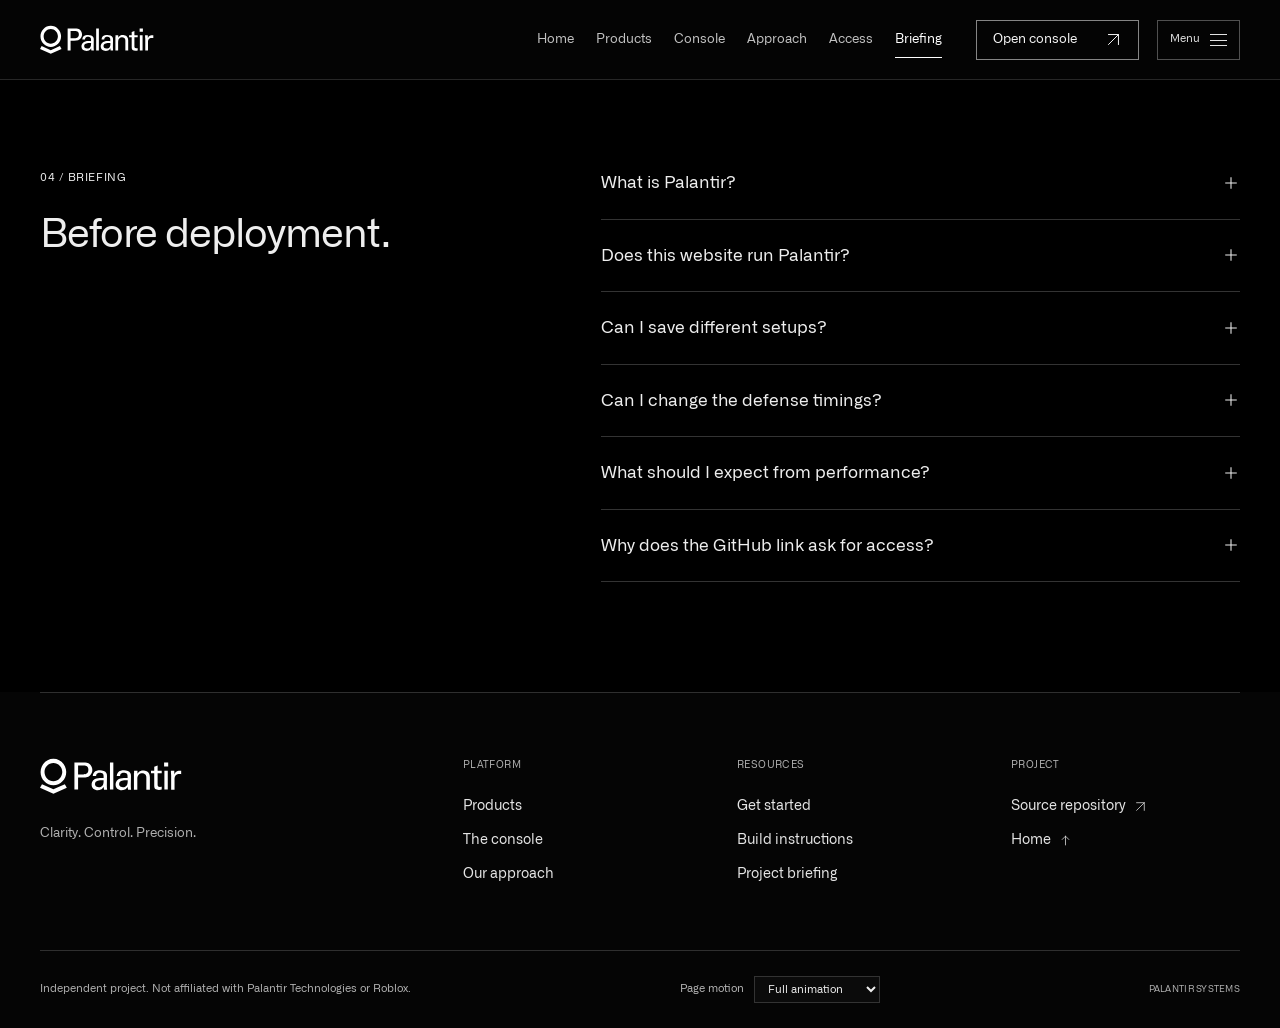
<file: website/briefing/index.html>
<!doctype html>
<!-- Generated by tools/build-site-pages.mjs from tools/site-template.html. -->
<html lang="en" class="site-views-ready" data-page="questions" data-view="questions">
<head>
  <meta charset="utf-8">
  <meta name="viewport" content="width=device-width, initial-scale=1">
  <meta name="theme-color" content="#000000">
  <meta name="color-scheme" content="dark">
  <meta name="description" content="Palantir brings combat analysis, world visuals, and session tools into one configurable interface.">
  <meta property="og:title" content="Briefing — Palantir">
  <meta property="og:description" content="Palantir brings combat analysis, world visuals, and session tools into one configurable interface.">
  <meta property="og:type" content="website">
  <meta property="og:url" content="https://palantir-x.com/briefing/">
  <link rel="canonical" href="https://palantir-x.com/briefing/">
  <title>Briefing — Palantir</title>
  <script>
    (() => {
      const root = document.documentElement;
      const page = root.dataset?.page || 'home';
      let arriving = false;
      let motionPreference = 'full';
      try {
        const saved = localStorage.getItem('palantir.motion.v1');
        if (['system', 'full', 'reduced'].includes(saved)) motionPreference = saved;
      } catch { /* Full animation remains the fallback. */ }
      const systemReduced = typeof matchMedia === 'function' && matchMedia('(prefers-reduced-motion: reduce)').matches;
      const motion = motionPreference === 'system' ? (systemReduced ? 'reduced' : 'full') : motionPreference;
      if (root.dataset) {
        root.dataset.motionPreference = motionPreference;
        root.dataset.motion = motion;
      }
      try {
        if (typeof location.href === 'string') {
          const aliases = {'#features':'products/','#interface':'console/','#approach':'approach/','#guide':'access/','#questions':'briefing/','#build-guide':'access/#build-guide'};
          if (page === 'home' && aliases[location.hash]) {
            location.replace(new URL(aliases[location.hash], location.href).href);
            return;
          }
          try {
            const key = 'palantir.page-transition.v1';
            const rawMarker = sessionStorage.getItem(key);
            sessionStorage.removeItem(key);
            const marker = JSON.parse(rawMarker || 'null');
            const age = Date.now() - Number(marker?.at);
            arriving = marker?.url === location.href && age >= 0 && age < 15000
              && motion !== 'reduced';
            if (arriving) root.classList.add('page-arriving');
          } catch { /* Navigation still works when storage is unavailable. */ }
        }
        const backNavigation = performance.getEntriesByType('navigation')[0]?.type === 'back_forward';
        const requested = new URLSearchParams(location.search).get('intro') === '1';
        if (!arriving && (requested || (page === 'home' && !backNavigation && !location.hash))) {
          root.classList.add('intro-pending');
        }
      } catch { /* Content remains usable when visual setup is unavailable. */ }
    })();
  </script>
  <link rel="icon" href="../favicon.svg?v=20261020-official-mark" type="image/svg+xml">
  <link rel="stylesheet" href="../palantir-preview.css?v=20261022-isolated">
  <link rel="stylesheet" href="../styles.css?v=20261022-motion">
  <link rel="stylesheet" href="../motion.css?v=20261022-motion">
  <link rel="preload" href="../assets/fonts/AllianceNo1-Regular.woff2" as="font" type="font/woff2" crossorigin>
  <link rel="preload" href="../assets/fonts/AllianceNo2-Regular.woff2" as="font" type="font/woff2" crossorigin>
  <link rel="stylesheet" href="../brand.css?v=20261022-editorial">
  <link rel="stylesheet" href="../transitions.css?v=20261022-black-transition">
  <script src="../motion-preference.js?v=20261023-full-default" defer></script>
  <script src="../motion.js?v=20261022-motion" defer></script>
  <script src="../app.js?v=20261022-motion" defer></script>
  <script src="../transitions.js?v=20261023-products" defer></script>
  <script src="../palantir-controls.js?v=20261020-palantir" defer></script>
  <script src="../palantir-preview.js?v=20261022-motion" defer></script>
</head>
<body>
  <a class="skip-link" href="#main">Skip to content</a>
  <div id="page-transition" data-phase="idle" aria-hidden="true" inert>
    <div class="transition-curtain"></div>
    <div class="transition-mark"><img src="../assets/palantir-mark.svg" width="401" height="494" alt=""></div>
  </div>
  <div class="site-intro" id="site-intro" aria-hidden="true">
    <div class="intro-grid" aria-hidden="true"></div>
    <div class="intro-center" aria-hidden="true">
      <div class="intro-frame"><span></span><span></span><span></span><span></span></div>
      <div class="intro-logo-wrap">
        <svg class="intro-logo" viewBox="0 0 401 494" aria-hidden="true"><defs><path id="intro-mark-shape" pathLength="1" d="M371.928849,357.289894 L400.39,410.386051 L200.423563,493.218741 L0.39,410.386051 L28.9182766,357.289894 L200.423563,429.315402 L371.928849,357.289894 Z M200.423563,0.72 C306.347375,0.72 392.267832,84.2239436 392.267832,187.194241 C392.267832,290.164538 306.414501,373.668481 200.423563,373.668481 C94.4326246,373.668481 8.51216815,290.164538 8.51216815,187.194241 C8.51216815,84.2239436 94.4326246,0.72 200.423563,0.72 Z M200.423563,58.4478067 C127.122673,58.4478067 67.783858,116.108488 67.783858,187.328491 C67.783858,258.548495 127.189799,316.276301 200.423563,316.276301 C273.657327,316.276301 333.063267,258.61562 333.063267,187.395617 C333.063267,116.175613 273.724452,58.4478067 200.423563,58.4478067 Z"/></defs><use class="intro-outline" href="#intro-mark-shape"/><use class="intro-fill" href="#intro-mark-shape"/></svg>
      </div>
      <img class="intro-wordmark" src="../assets/palantir-wordmark.svg" width="83" height="21" alt="">
      <span class="intro-caption">CLARITY. CONTROL. PRECISION.</span>
    </div>
    <button class="intro-skip" type="button" tabindex="-1">Skip intro <svg class="icon" aria-hidden="true" focusable="false"><use href="#arrow-up-right"/></svg></button>
  </div>
  <svg class="icon-definitions" xmlns="http://www.w3.org/2000/svg" aria-hidden="true">
    <symbol id="arrow-up-right" viewBox="0 0 24 24"><path d="M5 19 19 5M5 5h14v14"/></symbol>
    <symbol id="arrow-right" viewBox="0 0 24 24"><path d="M4 12h16m-6-6 6 6-6 6"/></symbol>
    <symbol id="icon-home" viewBox="0 0 24 24"><path d="m3 10 9-7 9 7M5 8.5v11a1 1 0 0 0 1 1h4v-6h4v6h4a1 1 0 0 0 1-1v-11"/></symbol>
    <symbol id="icon-combat" viewBox="0 0 24 24"><path d="m8.5 12.5 8.3-8.3L21 3l-1.2 4.2-8.3 8.3ZM7 11l6 6m-3-3-4.2 4.2"/><circle cx="4.75" cy="19.25" r="1.5"/></symbol>
    <symbol id="icon-defense" viewBox="0 0 24 24"><path d="m12 3 8 3v6c0 5-8 9-8 9s-8-4-8-9V6l8-3Z"/><path d="m8 12 3 3 5-6"/></symbol>
    <symbol id="icon-visuals" viewBox="0 0 24 24"><path d="M2 12s4-7 10-7 10 7 10 7-4 7-10 7S2 12 2 12Z"/><circle cx="12" cy="12" r="3"/></symbol>
    <symbol id="icon-profiles" viewBox="0 0 24 24"><path d="M5 3v18M12 3v18M19 3v18"/><path d="M2 8h6m1 9h6m1-10h6"/></symbol>
    <symbol id="icon-performance" viewBox="0 0 24 24"><path d="M3 17V8m6 9V4m6 13v-6m6 6V6M2 21h20"/></symbol>
    <symbol id="icon-copy" viewBox="0 0 24 24"><rect x="8" y="8" width="12" height="13" rx="2"/><path d="M16 8V3H3v13h5"/></symbol>
    <symbol id="arrow-down-right" viewBox="0 0 24 24"><path d="m5 5 14 14M5 19h14V5"/></symbol>
    <symbol id="arrow-up-left" viewBox="0 0 24 24"><path d="M19 19 5 5m0 14V5h14"/></symbol>
    <symbol id="arrow-down" viewBox="0 0 24 24"><path d="M12 4v16m-6-6 6 6 6-6"/></symbol>
    <symbol id="arrow-up" viewBox="0 0 24 24"><path d="M12 20V4m-6 6 6-6 6 6"/></symbol>
    <symbol id="icon-plus" viewBox="0 0 24 24"><path d="M5 12h14M12 5v14"/></symbol>
    <symbol id="icon-turn" viewBox="0 0 24 24"><path d="M5 4v9a3 3 0 0 0 3 3h12m-4-4 4 4-4 4"/></symbol>
    <symbol id="icon-automation" viewBox="0 0 24 24"><path d="M4 10V7a3 3 0 0 1 3-3h13m-4-3 4 3-4 3M20 14v3a3 3 0 0 1-3 3H4m4-3-4 3 4 3"/><path d="M10 10h4v4h-4z"/></symbol>
    <symbol id="icon-code" viewBox="0 0 24 24"><path d="m7 6-5 6 5 6m10-12 5 6-5 6M14 4l-4 16"/></symbol>
    <symbol id="icon-monitor" viewBox="0 0 24 24"><path d="M3 4h18v13H3zM8 21h8m-4-4v4"/><path d="M6 7h4"/></symbol>
    <symbol id="icon-minimize" viewBox="0 0 24 24"><path d="M5 16h14"/></symbol>
    <symbol id="icon-maximize" viewBox="0 0 24 24"><path d="M5 5h14v14H5z"/></symbol>
  </svg>

  <header class="site-header">
    <a class="brand" href=".././" aria-label="Palantir home"><img class="brand-logo" src="../assets/palantir-wordmark.svg" width="83" height="21" alt="" aria-hidden="true"></a>
    <div class="header-shortcuts" role="navigation" aria-label="Page tabs"><a href=".././">Home</a><a href="../products/">Products</a><a href="../console/">Console</a><a href="../approach/">Approach</a><a href="../access/">Access</a><a href="../briefing/" aria-current="page">Briefing</a></div>
    <div class="header-actions">
      <a class="header-start" href="../console/">Open console <svg class="icon" aria-hidden="true" focusable="false"><use href="#arrow-up-right"/></svg></a>
      <button class="menu-toggle" type="button" aria-expanded="false" aria-controls="navigation"><span>Menu</span><span class="menu-lines" aria-hidden="true"></span></button>
    </div>
    <nav id="navigation" aria-label="Main navigation">
      <div class="nav-main"><span class="nav-label">NAVIGATION</span><a href=".././">Home <svg class="icon" aria-hidden="true" focusable="false"><use href="#arrow-up-right"/></svg></a><a href="../products/">Products <svg class="icon" aria-hidden="true" focusable="false"><use href="#arrow-up-right"/></svg></a><a href="../console/">The console <svg class="icon" aria-hidden="true" focusable="false"><use href="#arrow-up-right"/></svg></a><a href="../approach/">Our approach <svg class="icon" aria-hidden="true" focusable="false"><use href="#arrow-up-right"/></svg></a><a href="../access/">Access <svg class="icon" aria-hidden="true" focusable="false"><use href="#arrow-up-right"/></svg></a></div>
      <div class="nav-aside"><span class="nav-label">PALANTIR SYSTEMS</span><p>Clarity.<br>Control.<br>Precision.</p><a href="../briefing/" aria-current="page">Project briefing <svg class="icon" aria-hidden="true" focusable="false"><use href="#arrow-right"/></svg></a><a href="https://github.com/corax32/palantir-main" target="_blank" rel="noopener noreferrer">Source repository <svg class="icon" aria-hidden="true" focusable="false"><use href="#arrow-up-right"/></svg></a></div>
    </nav>
  </header>

  <main id="main">
    <section class="faq section-shell" id="questions" data-site-view="questions" aria-labelledby="faq-title"><div><span class="eyebrow">04 / BRIEFING</span><h2 id="faq-title">Before deployment.</h2></div><div class="faq-list"><details><summary>What is Palantir?<svg class="icon details-plus" aria-hidden="true" focusable="false"><use href="#icon-plus"/></svg></summary><p>Palantir is an independent toolkit that brings combat analysis, world visuals, and session controls into one configurable interface. This site presents its current features and a browser-only console demonstration.</p></details><details><summary>Does this website run Palantir?<svg class="icon details-plus" aria-hidden="true" focusable="false"><use href="#icon-plus"/></svg></summary><p>The interface above is a browser-only demonstration. It does not connect to Roblox, change your game, or save your real Palantir settings. Palantir runs separately in its supported environment.</p></details><details><summary>Can I save different setups?<svg class="icon details-plus" aria-hidden="true" focusable="false"><use href="#icon-plus"/></svg></summary><p>Yes. Palantir supports named local configurations, custom themes, and global or place-specific autoload. Saving a configuration is manual.</p></details><details><summary>Can I change the defense timings?<svg class="icon details-plus" aria-hidden="true" focusable="false"><use href="#icon-plus"/></svg></summary><p>The Timing Builder supports custom sequences. Reload Timings refreshes the timing catalog. Target filters and manual-only move selections give you more control over when assistance is used.</p></details><details><summary>What should I expect from performance?<svg class="icon details-plus" aria-hidden="true" focusable="false"><use href="#icon-plus"/></svg></summary><p>Results vary with your device, the scene, and enabled features. The release build runs automated checks and Luau validation; the built-in performance reports help investigate behavior in a live session.</p></details><details><summary>Why does the GitHub link ask for access?<svg class="icon details-plus" aria-hidden="true" focusable="false"><use href="#icon-plus"/></svg></summary><p>The project repository is private. Sign in with a GitHub account that has access to view its source and documentation. This website does not grant repository access.</p></details></div></section>
  </main>
  <footer class="site-footer">
    <div class="footer-main section-shell">
      <div class="footer-brand"><a class="brand" href=".././" aria-label="Palantir home"><img class="brand-logo" src="../assets/palantir-wordmark.svg" width="83" height="21" alt="" aria-hidden="true"></a><p>Clarity. Control. Precision.</p></div>
      <div class="footer-column"><h2>PLATFORM</h2><a href="../products/">Products</a><a href="../console/">The console</a><a href="../approach/">Our approach</a></div>
      <div class="footer-column"><h2>RESOURCES</h2><a href="../access/">Get started</a><a href="../access/#build-guide">Build instructions</a><a href="../briefing/" aria-current="page">Project briefing</a></div>
      <div class="footer-column"><h2>PROJECT</h2><a href="https://github.com/corax32/palantir-main" target="_blank" rel="noopener noreferrer">Source repository <svg class="icon" aria-hidden="true" focusable="false"><use href="#arrow-up-right"/></svg></a><a href=".././">Home <svg class="icon" aria-hidden="true" focusable="false"><use href="#arrow-up"/></svg></a></div>
    </div>
    <div class="footer-bottom section-shell"><p>Independent project. Not affiliated with Palantir Technologies or Roblox.</p><label class="motion-setting" for="motion-preference">Page motion<select id="motion-preference"><option value="full">Full animation</option><option value="system">Device setting</option><option value="reduced">Reduced motion</option></select></label><span>PALANTIR SYSTEMS</span></div>
  </footer>
</body>
</html>
</file>
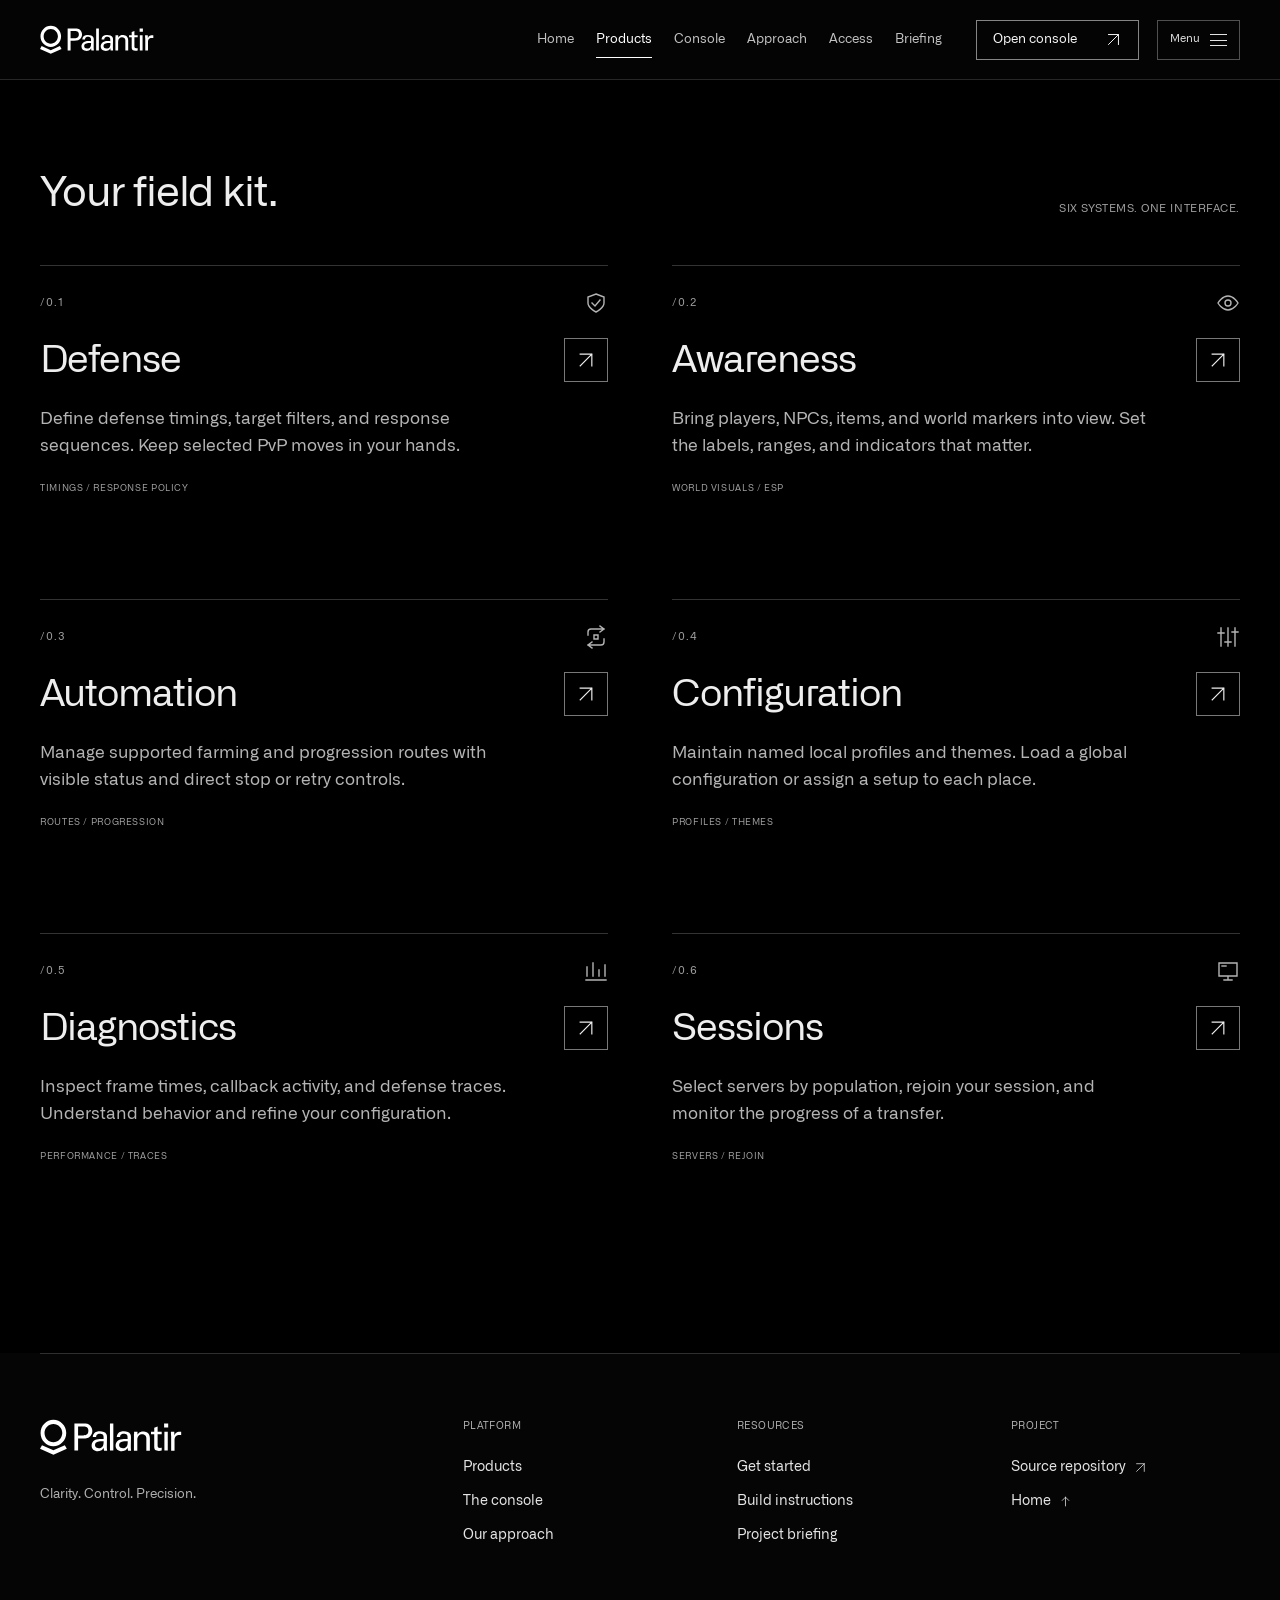
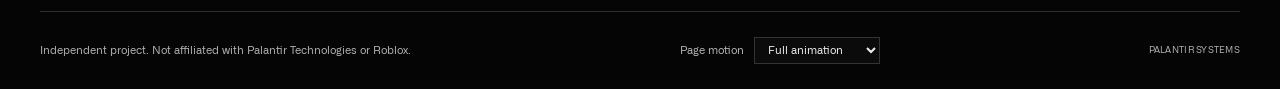
<file: website/capabilities/index.html>
<!doctype html>
<!-- Generated by tools/build-site-pages.mjs. -->
<html lang="en">
<head>
  <meta charset="utf-8">
  <meta name="viewport" content="width=device-width, initial-scale=1">
  <meta http-equiv="refresh" content="0; url=../products/">
  <link rel="canonical" href="https://palantir-x.com/products/">
  <title>Products — Palantir</title>
  <script>
    (() => {
      const current = new URL(location.href);
      current.pathname = current.pathname.replace(/\/index\.html$/, '/').replace(/\/?$/, '/');
      const target = new URL('../products/', current);
      target.search = current.search;
      target.hash = current.hash;
      location.replace(target.href);
    })();
  </script>
</head>
<body><p>This page has moved to <a href="../products/">Products</a>.</p></body>
</html>
</file>
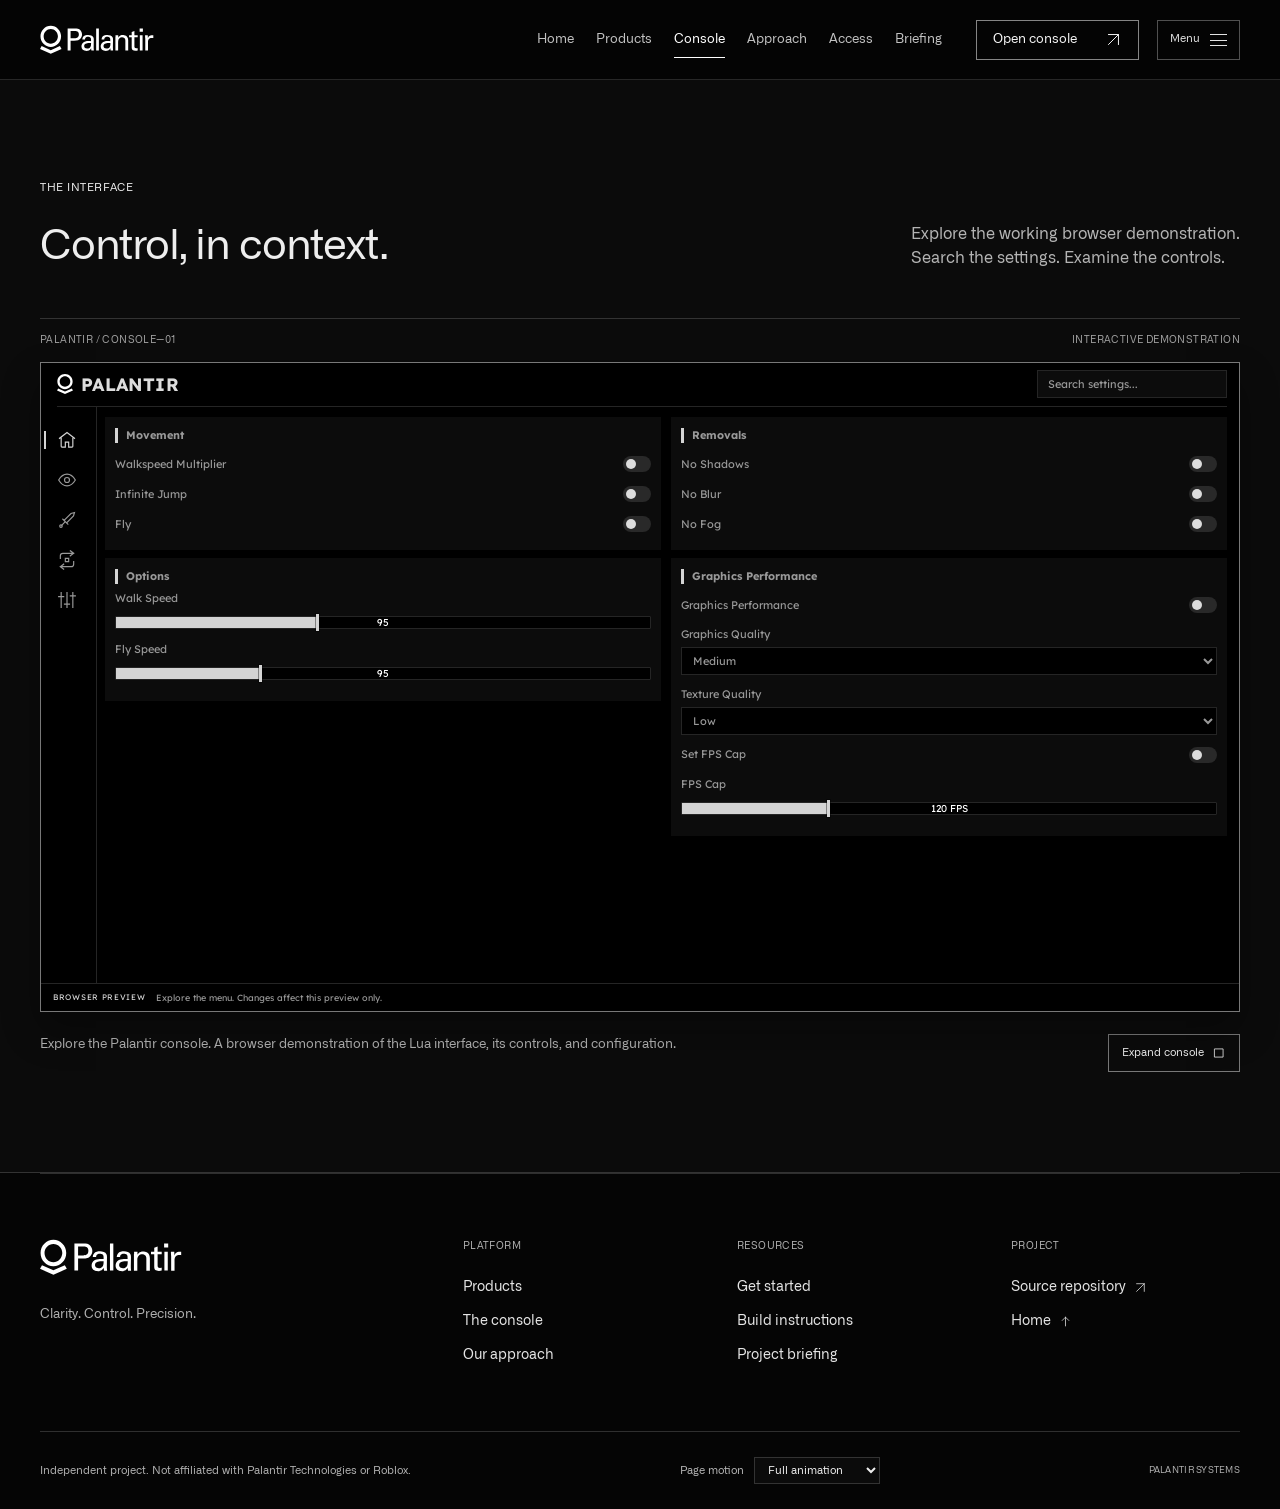
<file: website/console/index.html>
<!doctype html>
<!-- Generated by tools/build-site-pages.mjs from tools/site-template.html. -->
<html lang="en" class="site-views-ready" data-page="interface" data-view="interface">
<head>
  <meta charset="utf-8">
  <meta name="viewport" content="width=device-width, initial-scale=1">
  <meta name="theme-color" content="#000000">
  <meta name="color-scheme" content="dark">
  <meta name="description" content="Palantir brings combat analysis, world visuals, and session tools into one configurable interface.">
  <meta property="og:title" content="Console — Palantir">
  <meta property="og:description" content="Palantir brings combat analysis, world visuals, and session tools into one configurable interface.">
  <meta property="og:type" content="website">
  <meta property="og:url" content="https://palantir-x.com/console/">
  <link rel="canonical" href="https://palantir-x.com/console/">
  <title>Console — Palantir</title>
  <script>
    (() => {
      const root = document.documentElement;
      const page = root.dataset?.page || 'home';
      let arriving = false;
      let motionPreference = 'full';
      try {
        const saved = localStorage.getItem('palantir.motion.v1');
        if (['system', 'full', 'reduced'].includes(saved)) motionPreference = saved;
      } catch { /* Full animation remains the fallback. */ }
      const systemReduced = typeof matchMedia === 'function' && matchMedia('(prefers-reduced-motion: reduce)').matches;
      const motion = motionPreference === 'system' ? (systemReduced ? 'reduced' : 'full') : motionPreference;
      if (root.dataset) {
        root.dataset.motionPreference = motionPreference;
        root.dataset.motion = motion;
      }
      try {
        if (typeof location.href === 'string') {
          const aliases = {'#features':'products/','#interface':'console/','#approach':'approach/','#guide':'access/','#questions':'briefing/','#build-guide':'access/#build-guide'};
          if (page === 'home' && aliases[location.hash]) {
            location.replace(new URL(aliases[location.hash], location.href).href);
            return;
          }
          try {
            const key = 'palantir.page-transition.v1';
            const rawMarker = sessionStorage.getItem(key);
            sessionStorage.removeItem(key);
            const marker = JSON.parse(rawMarker || 'null');
            const age = Date.now() - Number(marker?.at);
            arriving = marker?.url === location.href && age >= 0 && age < 15000
              && motion !== 'reduced';
            if (arriving) root.classList.add('page-arriving');
          } catch { /* Navigation still works when storage is unavailable. */ }
        }
        const backNavigation = performance.getEntriesByType('navigation')[0]?.type === 'back_forward';
        const requested = new URLSearchParams(location.search).get('intro') === '1';
        if (!arriving && (requested || (page === 'home' && !backNavigation && !location.hash))) {
          root.classList.add('intro-pending');
        }
      } catch { /* Content remains usable when visual setup is unavailable. */ }
    })();
  </script>
  <link rel="icon" href="../favicon.svg?v=20261020-official-mark" type="image/svg+xml">
  <link rel="stylesheet" href="../palantir-preview.css?v=20261022-isolated">
  <link rel="stylesheet" href="../styles.css?v=20261022-motion">
  <link rel="stylesheet" href="../motion.css?v=20261022-motion">
  <link rel="preload" href="../assets/fonts/AllianceNo1-Regular.woff2" as="font" type="font/woff2" crossorigin>
  <link rel="preload" href="../assets/fonts/AllianceNo2-Regular.woff2" as="font" type="font/woff2" crossorigin>
  <link rel="stylesheet" href="../brand.css?v=20261022-editorial">
  <link rel="stylesheet" href="../transitions.css?v=20261022-black-transition">
  <script src="../motion-preference.js?v=20261023-full-default" defer></script>
  <script src="../motion.js?v=20261022-motion" defer></script>
  <script src="../app.js?v=20261022-motion" defer></script>
  <script src="../transitions.js?v=20261023-products" defer></script>
  <script src="../palantir-controls.js?v=20261020-palantir" defer></script>
  <script src="../palantir-preview.js?v=20261022-motion" defer></script>
</head>
<body>
  <a class="skip-link" href="#main">Skip to content</a>
  <div id="page-transition" data-phase="idle" aria-hidden="true" inert>
    <div class="transition-curtain"></div>
    <div class="transition-mark"><img src="../assets/palantir-mark.svg" width="401" height="494" alt=""></div>
  </div>
  <div class="site-intro" id="site-intro" aria-hidden="true">
    <div class="intro-grid" aria-hidden="true"></div>
    <div class="intro-center" aria-hidden="true">
      <div class="intro-frame"><span></span><span></span><span></span><span></span></div>
      <div class="intro-logo-wrap">
        <svg class="intro-logo" viewBox="0 0 401 494" aria-hidden="true"><defs><path id="intro-mark-shape" pathLength="1" d="M371.928849,357.289894 L400.39,410.386051 L200.423563,493.218741 L0.39,410.386051 L28.9182766,357.289894 L200.423563,429.315402 L371.928849,357.289894 Z M200.423563,0.72 C306.347375,0.72 392.267832,84.2239436 392.267832,187.194241 C392.267832,290.164538 306.414501,373.668481 200.423563,373.668481 C94.4326246,373.668481 8.51216815,290.164538 8.51216815,187.194241 C8.51216815,84.2239436 94.4326246,0.72 200.423563,0.72 Z M200.423563,58.4478067 C127.122673,58.4478067 67.783858,116.108488 67.783858,187.328491 C67.783858,258.548495 127.189799,316.276301 200.423563,316.276301 C273.657327,316.276301 333.063267,258.61562 333.063267,187.395617 C333.063267,116.175613 273.724452,58.4478067 200.423563,58.4478067 Z"/></defs><use class="intro-outline" href="#intro-mark-shape"/><use class="intro-fill" href="#intro-mark-shape"/></svg>
      </div>
      <img class="intro-wordmark" src="../assets/palantir-wordmark.svg" width="83" height="21" alt="">
      <span class="intro-caption">CLARITY. CONTROL. PRECISION.</span>
    </div>
    <button class="intro-skip" type="button" tabindex="-1">Skip intro <svg class="icon" aria-hidden="true" focusable="false"><use href="#arrow-up-right"/></svg></button>
  </div>
  <svg class="icon-definitions" xmlns="http://www.w3.org/2000/svg" aria-hidden="true">
    <symbol id="arrow-up-right" viewBox="0 0 24 24"><path d="M5 19 19 5M5 5h14v14"/></symbol>
    <symbol id="arrow-right" viewBox="0 0 24 24"><path d="M4 12h16m-6-6 6 6-6 6"/></symbol>
    <symbol id="icon-home" viewBox="0 0 24 24"><path d="m3 10 9-7 9 7M5 8.5v11a1 1 0 0 0 1 1h4v-6h4v6h4a1 1 0 0 0 1-1v-11"/></symbol>
    <symbol id="icon-combat" viewBox="0 0 24 24"><path d="m8.5 12.5 8.3-8.3L21 3l-1.2 4.2-8.3 8.3ZM7 11l6 6m-3-3-4.2 4.2"/><circle cx="4.75" cy="19.25" r="1.5"/></symbol>
    <symbol id="icon-defense" viewBox="0 0 24 24"><path d="m12 3 8 3v6c0 5-8 9-8 9s-8-4-8-9V6l8-3Z"/><path d="m8 12 3 3 5-6"/></symbol>
    <symbol id="icon-visuals" viewBox="0 0 24 24"><path d="M2 12s4-7 10-7 10 7 10 7-4 7-10 7S2 12 2 12Z"/><circle cx="12" cy="12" r="3"/></symbol>
    <symbol id="icon-profiles" viewBox="0 0 24 24"><path d="M5 3v18M12 3v18M19 3v18"/><path d="M2 8h6m1 9h6m1-10h6"/></symbol>
    <symbol id="icon-performance" viewBox="0 0 24 24"><path d="M3 17V8m6 9V4m6 13v-6m6 6V6M2 21h20"/></symbol>
    <symbol id="icon-copy" viewBox="0 0 24 24"><rect x="8" y="8" width="12" height="13" rx="2"/><path d="M16 8V3H3v13h5"/></symbol>
    <symbol id="arrow-down-right" viewBox="0 0 24 24"><path d="m5 5 14 14M5 19h14V5"/></symbol>
    <symbol id="arrow-up-left" viewBox="0 0 24 24"><path d="M19 19 5 5m0 14V5h14"/></symbol>
    <symbol id="arrow-down" viewBox="0 0 24 24"><path d="M12 4v16m-6-6 6 6 6-6"/></symbol>
    <symbol id="arrow-up" viewBox="0 0 24 24"><path d="M12 20V4m-6 6 6-6 6 6"/></symbol>
    <symbol id="icon-plus" viewBox="0 0 24 24"><path d="M5 12h14M12 5v14"/></symbol>
    <symbol id="icon-turn" viewBox="0 0 24 24"><path d="M5 4v9a3 3 0 0 0 3 3h12m-4-4 4 4-4 4"/></symbol>
    <symbol id="icon-automation" viewBox="0 0 24 24"><path d="M4 10V7a3 3 0 0 1 3-3h13m-4-3 4 3-4 3M20 14v3a3 3 0 0 1-3 3H4m4-3-4 3 4 3"/><path d="M10 10h4v4h-4z"/></symbol>
    <symbol id="icon-code" viewBox="0 0 24 24"><path d="m7 6-5 6 5 6m10-12 5 6-5 6M14 4l-4 16"/></symbol>
    <symbol id="icon-monitor" viewBox="0 0 24 24"><path d="M3 4h18v13H3zM8 21h8m-4-4v4"/><path d="M6 7h4"/></symbol>
    <symbol id="icon-minimize" viewBox="0 0 24 24"><path d="M5 16h14"/></symbol>
    <symbol id="icon-maximize" viewBox="0 0 24 24"><path d="M5 5h14v14H5z"/></symbol>
  </svg>

  <header class="site-header">
    <a class="brand" href=".././" aria-label="Palantir home"><img class="brand-logo" src="../assets/palantir-wordmark.svg" width="83" height="21" alt="" aria-hidden="true"></a>
    <div class="header-shortcuts" role="navigation" aria-label="Page tabs"><a href=".././">Home</a><a href="../products/">Products</a><a href="../console/" aria-current="page">Console</a><a href="../approach/">Approach</a><a href="../access/">Access</a><a href="../briefing/">Briefing</a></div>
    <div class="header-actions">
      <a class="header-start" href="../console/" aria-current="page">Open console <svg class="icon" aria-hidden="true" focusable="false"><use href="#arrow-up-right"/></svg></a>
      <button class="menu-toggle" type="button" aria-expanded="false" aria-controls="navigation"><span>Menu</span><span class="menu-lines" aria-hidden="true"></span></button>
    </div>
    <nav id="navigation" aria-label="Main navigation">
      <div class="nav-main"><span class="nav-label">NAVIGATION</span><a href=".././">Home <svg class="icon" aria-hidden="true" focusable="false"><use href="#arrow-up-right"/></svg></a><a href="../products/">Products <svg class="icon" aria-hidden="true" focusable="false"><use href="#arrow-up-right"/></svg></a><a href="../console/" aria-current="page">The console <svg class="icon" aria-hidden="true" focusable="false"><use href="#arrow-up-right"/></svg></a><a href="../approach/">Our approach <svg class="icon" aria-hidden="true" focusable="false"><use href="#arrow-up-right"/></svg></a><a href="../access/">Access <svg class="icon" aria-hidden="true" focusable="false"><use href="#arrow-up-right"/></svg></a></div>
      <div class="nav-aside"><span class="nav-label">PALANTIR SYSTEMS</span><p>Clarity.<br>Control.<br>Precision.</p><a href="../briefing/">Project briefing <svg class="icon" aria-hidden="true" focusable="false"><use href="#arrow-right"/></svg></a><a href="https://github.com/corax32/palantir-main" target="_blank" rel="noopener noreferrer">Source repository <svg class="icon" aria-hidden="true" focusable="false"><use href="#arrow-up-right"/></svg></a></div>
    </nav>
  </header>

  <main id="main">
    <section class="console-section" data-site-view="interface" aria-labelledby="console-title">
      <div class="section-shell">
        <div class="section-heading"><div><span class="eyebrow">THE INTERFACE</span><h2 id="console-title">Control, in context.</h2></div><p>Explore the working browser demonstration.<br>Search the settings. Examine the controls.</p></div>
      <div class="preview-stage" id="interface">
        <div class="stage-coordinates" aria-hidden="true"><span>PALANTIR / CONSOLE—01</span><span>INTERACTIVE DEMONSTRATION</span></div>
        <div id="dw-window-home">
          <div class="palantir-window" role="region" aria-label="Palantir interactive menu preview">
            <div class="dw-header">
              <div class="dw-title"><img class="dw-title-mark" src="../assets/palantir-mark.svg" width="401" height="494" alt="" aria-hidden="true"><div>PALANTIR</div></div>
              <div class="dw-search">
                <input id="dw-search" type="search" placeholder="Search settings..." aria-label="Search menu settings" aria-expanded="false" aria-controls="dw-search-results" autocomplete="off" maxlength="80">
                <div class="dw-search-results" id="dw-search-results" aria-label="Matching settings" hidden></div>
              </div>
            </div>
            <div class="dw-body">
              <div class="dw-sidebar" role="tablist" aria-label="Palantir menu tabs" aria-orientation="vertical"></div>
              <div class="dw-panels"></div>
            </div>
            <div class="dw-footer"><span class="dw-footer-label">BROWSER PREVIEW</span><span class="dw-status" role="status">Loading menu...</span></div>
          </div>
          <noscript><p class="dw-note">Enable JavaScript to try the interactive Palantir menu.</p></noscript>
        </div>
        <div class="dw-caption"><p>Explore the Palantir console. A browser demonstration of the Lua interface, its controls, and configuration.</p><button class="dw-expand" type="button" aria-haspopup="dialog">Expand console <svg class="icon" aria-hidden="true" focusable="false"><use href="#icon-maximize"/></svg></button></div>
      </div>

      </div>
    </section>
  </main>
  <dialog class="dw-dialog" aria-label="Expanded Palantir menu"><div class="dw-dialog-top"><span>Palantir menu · browser preview</span><button class="dw-close" type="button" autofocus>Close <svg class="icon" aria-hidden="true" focusable="false"><use href="#icon-plus"/></svg></button></div></dialog>
  <footer class="site-footer">
    <div class="footer-main section-shell">
      <div class="footer-brand"><a class="brand" href=".././" aria-label="Palantir home"><img class="brand-logo" src="../assets/palantir-wordmark.svg" width="83" height="21" alt="" aria-hidden="true"></a><p>Clarity. Control. Precision.</p></div>
      <div class="footer-column"><h2>PLATFORM</h2><a href="../products/">Products</a><a href="../console/" aria-current="page">The console</a><a href="../approach/">Our approach</a></div>
      <div class="footer-column"><h2>RESOURCES</h2><a href="../access/">Get started</a><a href="../access/#build-guide">Build instructions</a><a href="../briefing/">Project briefing</a></div>
      <div class="footer-column"><h2>PROJECT</h2><a href="https://github.com/corax32/palantir-main" target="_blank" rel="noopener noreferrer">Source repository <svg class="icon" aria-hidden="true" focusable="false"><use href="#arrow-up-right"/></svg></a><a href=".././">Home <svg class="icon" aria-hidden="true" focusable="false"><use href="#arrow-up"/></svg></a></div>
    </div>
    <div class="footer-bottom section-shell"><p>Independent project. Not affiliated with Palantir Technologies or Roblox.</p><label class="motion-setting" for="motion-preference">Page motion<select id="motion-preference"><option value="full">Full animation</option><option value="system">Device setting</option><option value="reduced">Reduced motion</option></select></label><span>PALANTIR SYSTEMS</span></div>
  </footer>
</body>
</html>
</file>
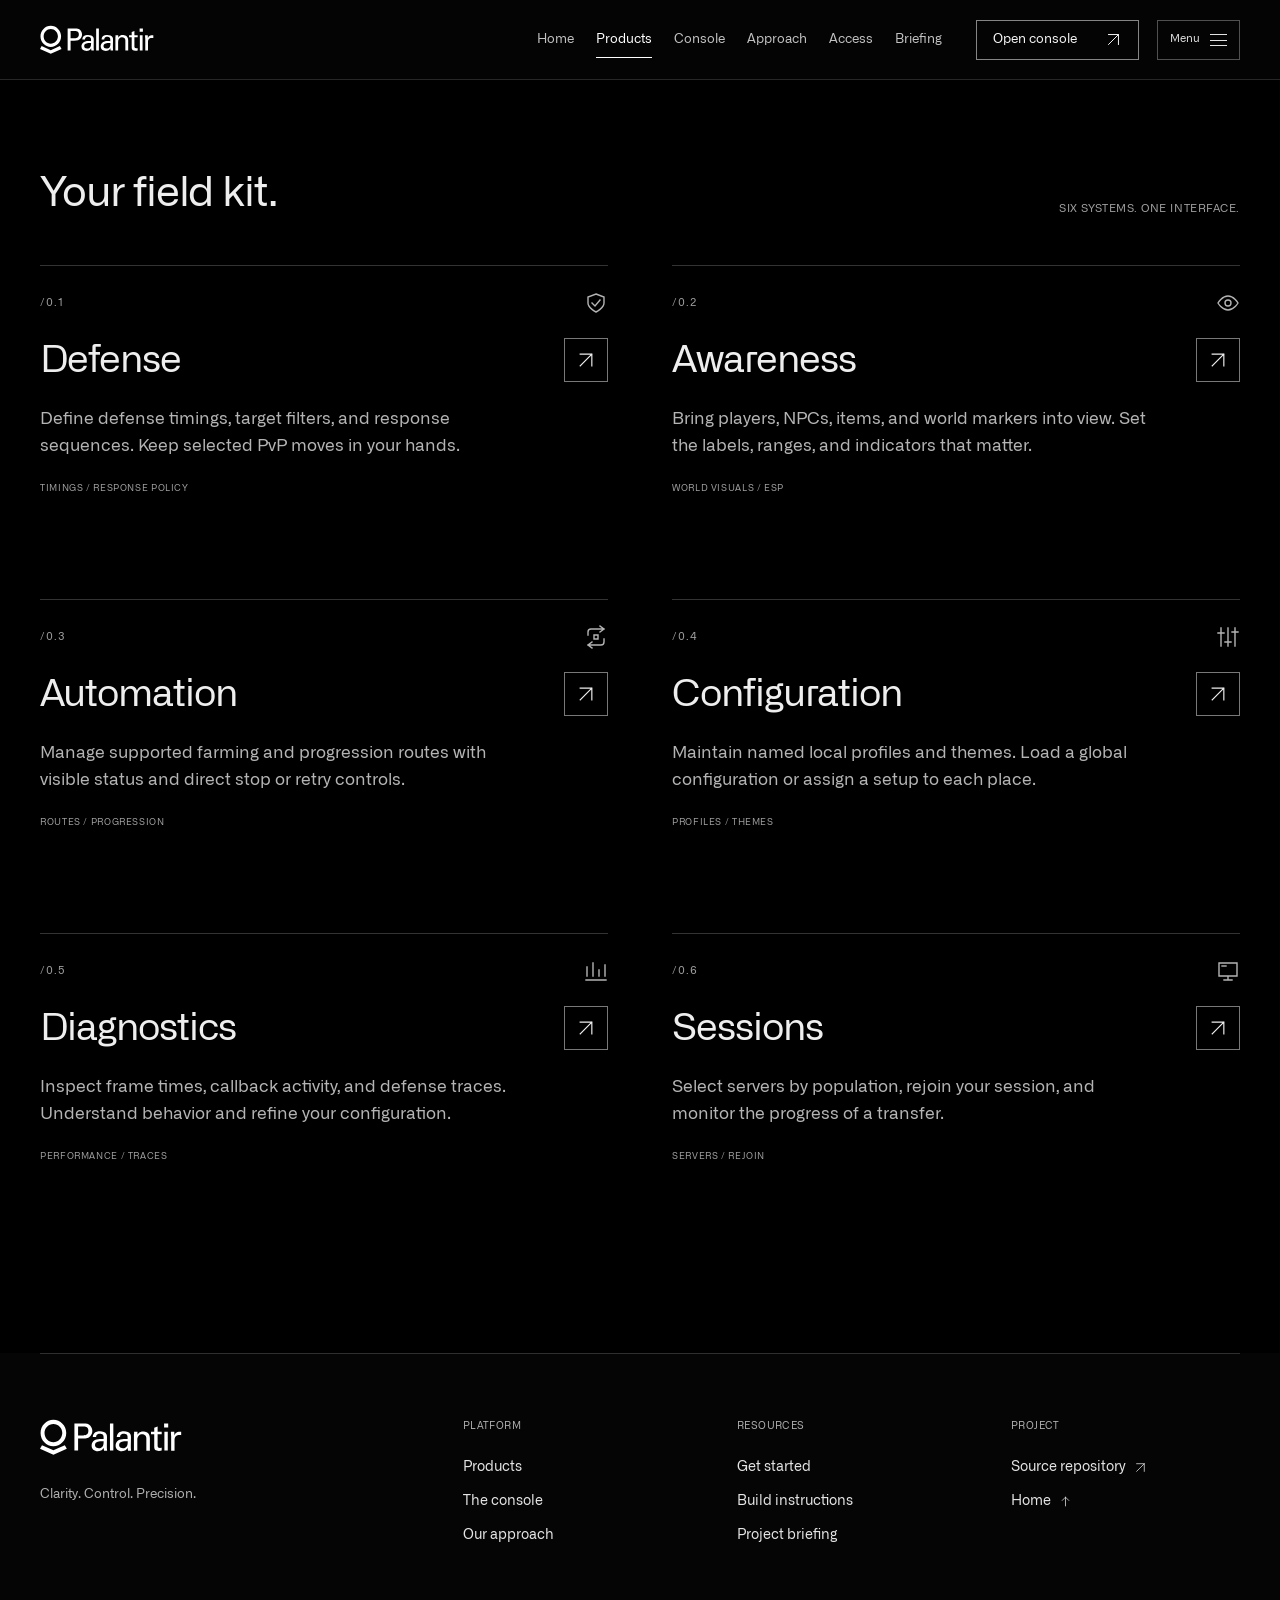
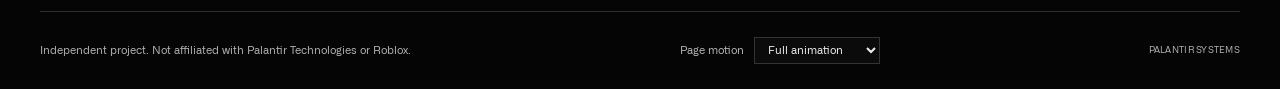
<file: website/products/index.html>
<!doctype html>
<!-- Generated by tools/build-site-pages.mjs from tools/site-template.html. -->
<html lang="en" class="site-views-ready" data-page="features" data-view="features">
<head>
  <meta charset="utf-8">
  <meta name="viewport" content="width=device-width, initial-scale=1">
  <meta name="theme-color" content="#000000">
  <meta name="color-scheme" content="dark">
  <meta name="description" content="Palantir brings combat analysis, world visuals, and session tools into one configurable interface.">
  <meta property="og:title" content="Products — Palantir">
  <meta property="og:description" content="Palantir brings combat analysis, world visuals, and session tools into one configurable interface.">
  <meta property="og:type" content="website">
  <meta property="og:url" content="https://palantir-x.com/products/">
  <link rel="canonical" href="https://palantir-x.com/products/">
  <title>Products — Palantir</title>
  <script>
    (() => {
      const root = document.documentElement;
      const page = root.dataset?.page || 'home';
      let arriving = false;
      let motionPreference = 'full';
      try {
        const saved = localStorage.getItem('palantir.motion.v1');
        if (['system', 'full', 'reduced'].includes(saved)) motionPreference = saved;
      } catch { /* Full animation remains the fallback. */ }
      const systemReduced = typeof matchMedia === 'function' && matchMedia('(prefers-reduced-motion: reduce)').matches;
      const motion = motionPreference === 'system' ? (systemReduced ? 'reduced' : 'full') : motionPreference;
      if (root.dataset) {
        root.dataset.motionPreference = motionPreference;
        root.dataset.motion = motion;
      }
      try {
        if (typeof location.href === 'string') {
          const aliases = {'#features':'products/','#interface':'console/','#approach':'approach/','#guide':'access/','#questions':'briefing/','#build-guide':'access/#build-guide'};
          if (page === 'home' && aliases[location.hash]) {
            location.replace(new URL(aliases[location.hash], location.href).href);
            return;
          }
          try {
            const key = 'palantir.page-transition.v1';
            const rawMarker = sessionStorage.getItem(key);
            sessionStorage.removeItem(key);
            const marker = JSON.parse(rawMarker || 'null');
            const age = Date.now() - Number(marker?.at);
            arriving = marker?.url === location.href && age >= 0 && age < 15000
              && motion !== 'reduced';
            if (arriving) root.classList.add('page-arriving');
          } catch { /* Navigation still works when storage is unavailable. */ }
        }
        const backNavigation = performance.getEntriesByType('navigation')[0]?.type === 'back_forward';
        const requested = new URLSearchParams(location.search).get('intro') === '1';
        if (!arriving && (requested || (page === 'home' && !backNavigation && !location.hash))) {
          root.classList.add('intro-pending');
        }
      } catch { /* Content remains usable when visual setup is unavailable. */ }
    })();
  </script>
  <link rel="icon" href="../favicon.svg?v=20261020-official-mark" type="image/svg+xml">
  <link rel="stylesheet" href="../palantir-preview.css?v=20261022-isolated">
  <link rel="stylesheet" href="../styles.css?v=20261022-motion">
  <link rel="stylesheet" href="../motion.css?v=20261022-motion">
  <link rel="preload" href="../assets/fonts/AllianceNo1-Regular.woff2" as="font" type="font/woff2" crossorigin>
  <link rel="preload" href="../assets/fonts/AllianceNo2-Regular.woff2" as="font" type="font/woff2" crossorigin>
  <link rel="stylesheet" href="../brand.css?v=20261022-editorial">
  <link rel="stylesheet" href="../transitions.css?v=20261022-black-transition">
  <script src="../motion-preference.js?v=20261023-full-default" defer></script>
  <script src="../motion.js?v=20261022-motion" defer></script>
  <script src="../app.js?v=20261022-motion" defer></script>
  <script src="../transitions.js?v=20261023-products" defer></script>
  <script src="../palantir-controls.js?v=20261020-palantir" defer></script>
  <script src="../palantir-preview.js?v=20261022-motion" defer></script>
</head>
<body>
  <a class="skip-link" href="#main">Skip to content</a>
  <div id="page-transition" data-phase="idle" aria-hidden="true" inert>
    <div class="transition-curtain"></div>
    <div class="transition-mark"><img src="../assets/palantir-mark.svg" width="401" height="494" alt=""></div>
  </div>
  <div class="site-intro" id="site-intro" aria-hidden="true">
    <div class="intro-grid" aria-hidden="true"></div>
    <div class="intro-center" aria-hidden="true">
      <div class="intro-frame"><span></span><span></span><span></span><span></span></div>
      <div class="intro-logo-wrap">
        <svg class="intro-logo" viewBox="0 0 401 494" aria-hidden="true"><defs><path id="intro-mark-shape" pathLength="1" d="M371.928849,357.289894 L400.39,410.386051 L200.423563,493.218741 L0.39,410.386051 L28.9182766,357.289894 L200.423563,429.315402 L371.928849,357.289894 Z M200.423563,0.72 C306.347375,0.72 392.267832,84.2239436 392.267832,187.194241 C392.267832,290.164538 306.414501,373.668481 200.423563,373.668481 C94.4326246,373.668481 8.51216815,290.164538 8.51216815,187.194241 C8.51216815,84.2239436 94.4326246,0.72 200.423563,0.72 Z M200.423563,58.4478067 C127.122673,58.4478067 67.783858,116.108488 67.783858,187.328491 C67.783858,258.548495 127.189799,316.276301 200.423563,316.276301 C273.657327,316.276301 333.063267,258.61562 333.063267,187.395617 C333.063267,116.175613 273.724452,58.4478067 200.423563,58.4478067 Z"/></defs><use class="intro-outline" href="#intro-mark-shape"/><use class="intro-fill" href="#intro-mark-shape"/></svg>
      </div>
      <img class="intro-wordmark" src="../assets/palantir-wordmark.svg" width="83" height="21" alt="">
      <span class="intro-caption">CLARITY. CONTROL. PRECISION.</span>
    </div>
    <button class="intro-skip" type="button" tabindex="-1">Skip intro <svg class="icon" aria-hidden="true" focusable="false"><use href="#arrow-up-right"/></svg></button>
  </div>
  <svg class="icon-definitions" xmlns="http://www.w3.org/2000/svg" aria-hidden="true">
    <symbol id="arrow-up-right" viewBox="0 0 24 24"><path d="M5 19 19 5M5 5h14v14"/></symbol>
    <symbol id="arrow-right" viewBox="0 0 24 24"><path d="M4 12h16m-6-6 6 6-6 6"/></symbol>
    <symbol id="icon-home" viewBox="0 0 24 24"><path d="m3 10 9-7 9 7M5 8.5v11a1 1 0 0 0 1 1h4v-6h4v6h4a1 1 0 0 0 1-1v-11"/></symbol>
    <symbol id="icon-combat" viewBox="0 0 24 24"><path d="m8.5 12.5 8.3-8.3L21 3l-1.2 4.2-8.3 8.3ZM7 11l6 6m-3-3-4.2 4.2"/><circle cx="4.75" cy="19.25" r="1.5"/></symbol>
    <symbol id="icon-defense" viewBox="0 0 24 24"><path d="m12 3 8 3v6c0 5-8 9-8 9s-8-4-8-9V6l8-3Z"/><path d="m8 12 3 3 5-6"/></symbol>
    <symbol id="icon-visuals" viewBox="0 0 24 24"><path d="M2 12s4-7 10-7 10 7 10 7-4 7-10 7S2 12 2 12Z"/><circle cx="12" cy="12" r="3"/></symbol>
    <symbol id="icon-profiles" viewBox="0 0 24 24"><path d="M5 3v18M12 3v18M19 3v18"/><path d="M2 8h6m1 9h6m1-10h6"/></symbol>
    <symbol id="icon-performance" viewBox="0 0 24 24"><path d="M3 17V8m6 9V4m6 13v-6m6 6V6M2 21h20"/></symbol>
    <symbol id="icon-copy" viewBox="0 0 24 24"><rect x="8" y="8" width="12" height="13" rx="2"/><path d="M16 8V3H3v13h5"/></symbol>
    <symbol id="arrow-down-right" viewBox="0 0 24 24"><path d="m5 5 14 14M5 19h14V5"/></symbol>
    <symbol id="arrow-up-left" viewBox="0 0 24 24"><path d="M19 19 5 5m0 14V5h14"/></symbol>
    <symbol id="arrow-down" viewBox="0 0 24 24"><path d="M12 4v16m-6-6 6 6 6-6"/></symbol>
    <symbol id="arrow-up" viewBox="0 0 24 24"><path d="M12 20V4m-6 6 6-6 6 6"/></symbol>
    <symbol id="icon-plus" viewBox="0 0 24 24"><path d="M5 12h14M12 5v14"/></symbol>
    <symbol id="icon-turn" viewBox="0 0 24 24"><path d="M5 4v9a3 3 0 0 0 3 3h12m-4-4 4 4-4 4"/></symbol>
    <symbol id="icon-automation" viewBox="0 0 24 24"><path d="M4 10V7a3 3 0 0 1 3-3h13m-4-3 4 3-4 3M20 14v3a3 3 0 0 1-3 3H4m4-3-4 3 4 3"/><path d="M10 10h4v4h-4z"/></symbol>
    <symbol id="icon-code" viewBox="0 0 24 24"><path d="m7 6-5 6 5 6m10-12 5 6-5 6M14 4l-4 16"/></symbol>
    <symbol id="icon-monitor" viewBox="0 0 24 24"><path d="M3 4h18v13H3zM8 21h8m-4-4v4"/><path d="M6 7h4"/></symbol>
    <symbol id="icon-minimize" viewBox="0 0 24 24"><path d="M5 16h14"/></symbol>
    <symbol id="icon-maximize" viewBox="0 0 24 24"><path d="M5 5h14v14H5z"/></symbol>
  </svg>

  <header class="site-header">
    <a class="brand" href=".././" aria-label="Palantir home"><img class="brand-logo" src="../assets/palantir-wordmark.svg" width="83" height="21" alt="" aria-hidden="true"></a>
    <div class="header-shortcuts" role="navigation" aria-label="Page tabs"><a href=".././">Home</a><a href="../products/" aria-current="page">Products</a><a href="../console/">Console</a><a href="../approach/">Approach</a><a href="../access/">Access</a><a href="../briefing/">Briefing</a></div>
    <div class="header-actions">
      <a class="header-start" href="../console/">Open console <svg class="icon" aria-hidden="true" focusable="false"><use href="#arrow-up-right"/></svg></a>
      <button class="menu-toggle" type="button" aria-expanded="false" aria-controls="navigation"><span>Menu</span><span class="menu-lines" aria-hidden="true"></span></button>
    </div>
    <nav id="navigation" aria-label="Main navigation">
      <div class="nav-main"><span class="nav-label">NAVIGATION</span><a href=".././">Home <svg class="icon" aria-hidden="true" focusable="false"><use href="#arrow-up-right"/></svg></a><a href="../products/" aria-current="page">Products <svg class="icon" aria-hidden="true" focusable="false"><use href="#arrow-up-right"/></svg></a><a href="../console/">The console <svg class="icon" aria-hidden="true" focusable="false"><use href="#arrow-up-right"/></svg></a><a href="../approach/">Our approach <svg class="icon" aria-hidden="true" focusable="false"><use href="#arrow-up-right"/></svg></a><a href="../access/">Access <svg class="icon" aria-hidden="true" focusable="false"><use href="#arrow-up-right"/></svg></a></div>
      <div class="nav-aside"><span class="nav-label">PALANTIR SYSTEMS</span><p>Clarity.<br>Control.<br>Precision.</p><a href="../briefing/">Project briefing <svg class="icon" aria-hidden="true" focusable="false"><use href="#arrow-right"/></svg></a><a href="https://github.com/corax32/palantir-main" target="_blank" rel="noopener noreferrer">Source repository <svg class="icon" aria-hidden="true" focusable="false"><use href="#arrow-up-right"/></svg></a></div>
    </nav>
  </header>

  <main id="main">
    <section id="features" class="features" data-site-view="features" aria-labelledby="features-title">
      <div class="section-shell">
        <div class="section-heading"><h2 id="features-title">Your field kit.</h2><span class="eyebrow">SIX SYSTEMS. ONE INTERFACE.</span></div>
        <div class="feature-grid">
          <article class="feature">
            <div class="feature-top"><span class="feature-index">/0.1</span><svg class="icon" aria-hidden="true" focusable="false"><use href="#icon-defense"/></svg></div>
            <h3>Defense</h3>
            <div class="feature-description"><p>Define defense timings, target filters, and response sequences. Keep selected PvP moves in your hands.</p><span class="feature-detail">TIMINGS / RESPONSE POLICY</span></div>
            <a class="feature-link" href="../console/" aria-label="Explore defense in the Palantir console"><svg class="icon" aria-hidden="true" focusable="false"><use href="#arrow-up-right"/></svg></a>
          </article>
          <article class="feature">
            <div class="feature-top"><span class="feature-index">/0.2</span><svg class="icon" aria-hidden="true" focusable="false"><use href="#icon-visuals"/></svg></div>
            <h3>Awareness</h3>
            <div class="feature-description"><p>Bring players, NPCs, items, and world markers into view. Set the labels, ranges, and indicators that matter.</p><span class="feature-detail">WORLD VISUALS / ESP</span></div>
            <a class="feature-link" href="../console/" aria-label="Explore awareness in the Palantir console"><svg class="icon" aria-hidden="true" focusable="false"><use href="#arrow-up-right"/></svg></a>
          </article>
          <article class="feature">
            <div class="feature-top"><span class="feature-index">/0.3</span><svg class="icon" aria-hidden="true" focusable="false"><use href="#icon-automation"/></svg></div>
            <h3>Automation</h3>
            <div class="feature-description"><p>Manage supported farming and progression routes with visible status and direct stop or retry controls.</p><span class="feature-detail">ROUTES / PROGRESSION</span></div>
            <a class="feature-link" href="../console/" aria-label="Explore automation in the Palantir console"><svg class="icon" aria-hidden="true" focusable="false"><use href="#arrow-up-right"/></svg></a>
          </article>
          <article class="feature">
            <div class="feature-top"><span class="feature-index">/0.4</span><svg class="icon" aria-hidden="true" focusable="false"><use href="#icon-profiles"/></svg></div>
            <h3>Configuration</h3>
            <div class="feature-description"><p>Maintain named local profiles and themes. Load a global configuration or assign a setup to each place.</p><span class="feature-detail">PROFILES / THEMES</span></div>
            <a class="feature-link" href="../console/" aria-label="Explore configuration in the Palantir console"><svg class="icon" aria-hidden="true" focusable="false"><use href="#arrow-up-right"/></svg></a>
          </article>
          <article class="feature">
            <div class="feature-top"><span class="feature-index">/0.5</span><svg class="icon" aria-hidden="true" focusable="false"><use href="#icon-performance"/></svg></div>
            <h3>Diagnostics</h3>
            <div class="feature-description"><p>Inspect frame times, callback activity, and defense traces. Understand behavior and refine your configuration.</p><span class="feature-detail">PERFORMANCE / TRACES</span></div>
            <a class="feature-link" href="../console/" aria-label="Explore diagnostics in the Palantir console"><svg class="icon" aria-hidden="true" focusable="false"><use href="#arrow-up-right"/></svg></a>
          </article>
          <article class="feature">
            <div class="feature-top"><span class="feature-index">/0.6</span><svg class="icon" aria-hidden="true" focusable="false"><use href="#icon-monitor"/></svg></div>
            <h3>Sessions</h3>
            <div class="feature-description"><p>Select servers by population, rejoin your session, and monitor the progress of a transfer.</p><span class="feature-detail">SERVERS / REJOIN</span></div>
            <a class="feature-link" href="../console/" aria-label="Explore sessions in the Palantir console"><svg class="icon" aria-hidden="true" focusable="false"><use href="#arrow-up-right"/></svg></a>
          </article>
        </div>
      </div>
    </section>
  </main>
  <footer class="site-footer">
    <div class="footer-main section-shell">
      <div class="footer-brand"><a class="brand" href=".././" aria-label="Palantir home"><img class="brand-logo" src="../assets/palantir-wordmark.svg" width="83" height="21" alt="" aria-hidden="true"></a><p>Clarity. Control. Precision.</p></div>
      <div class="footer-column"><h2>PLATFORM</h2><a href="../products/" aria-current="page">Products</a><a href="../console/">The console</a><a href="../approach/">Our approach</a></div>
      <div class="footer-column"><h2>RESOURCES</h2><a href="../access/">Get started</a><a href="../access/#build-guide">Build instructions</a><a href="../briefing/">Project briefing</a></div>
      <div class="footer-column"><h2>PROJECT</h2><a href="https://github.com/corax32/palantir-main" target="_blank" rel="noopener noreferrer">Source repository <svg class="icon" aria-hidden="true" focusable="false"><use href="#arrow-up-right"/></svg></a><a href=".././">Home <svg class="icon" aria-hidden="true" focusable="false"><use href="#arrow-up"/></svg></a></div>
    </div>
    <div class="footer-bottom section-shell"><p>Independent project. Not affiliated with Palantir Technologies or Roblox.</p><label class="motion-setting" for="motion-preference">Page motion<select id="motion-preference"><option value="full">Full animation</option><option value="system">Device setting</option><option value="reduced">Reduced motion</option></select></label><span>PALANTIR SYSTEMS</span></div>
  </footer>
</body>
</html>
</file>
<file: website/palantir-preview.css>
@font-face{font-family:Palantir Lexend;src:url('assets/lexend.ttf') format('truetype');font-weight:400;font-style:normal;font-display:swap}
@font-face{font-family:Palantir Lexend;src:url('assets/lexend-medium.ttf') format('truetype');font-weight:500;font-style:normal;font-display:swap}
@font-face{font-family:Palantir Lexend;src:url('assets/lexend-bold.ttf') format('truetype');font-weight:700;font-style:normal;font-display:swap}


.preview-stage{width:100%;max-width:780px;min-width:0}
.palantir-window{--dw-background:#000;--dw-main:#0c0c0c;--dw-accent:#d4d4d4;--dw-outline:#252525;--dw-font:#999;position:relative;height:560px;min-width:0;border:1px solid #333;border-radius:8px;background:var(--dw-background);color:var(--dw-font);font:400 12px/1.5 'Palantir Lexend',Arial,sans-serif;box-shadow:0 24px 65px #0009;text-align:left;isolation:isolate;overflow:hidden}
.palantir-window button,.palantir-window input,.palantir-window select{font:inherit;color:inherit}
.dw-header{height:44px;display:flex;align-items:center;justify-content:space-between;gap:14px;margin:0 12px 0 16px;border-bottom:1px solid var(--dw-outline)}
.dw-title{display:flex;align-items:center;gap:8px;color:#ddd;font-size:18px;font-weight:700;letter-spacing:.2px;white-space:nowrap}
.dw-title-mark{display:block;width:auto;height:1.111111em;object-fit:contain;flex-shrink:0}

.dw-search{position:relative;width:190px;flex-shrink:1;min-width:90px;z-index:5}
.dw-search input{border:1px solid var(--dw-outline);background:var(--dw-main);border-radius:0;height:28px;width:100%;padding:0 10px;font-size:11px;color:var(--dw-font)}
.dw-search input::placeholder{color:var(--dw-font);opacity:1}
.dw-search-results{position:absolute;right:0;top:33px;width:310px;max-width:calc(100vw - 58px);max-height:360px;overflow-y:auto;background:var(--dw-main);border:1px solid var(--dw-outline);box-shadow:0 12px 28px #000c;padding:4px}
.dw-result{display:block;width:100%;border:0;border-bottom:1px solid var(--dw-outline);background:transparent;text-align:left;padding:9px 8px;line-height:1.4;font-size:12px}
.dw-result:hover,.dw-result:focus-visible{background:var(--dw-outline)}
.dw-result small{display:block;color:var(--dw-font);font-size:10px;margin-top:3px;opacity:.85}
.dw-no-results{padding:10px;font-size:11px}
.dw-body{height:calc(100% - 72px);position:relative}
.dw-sidebar{position:absolute;left:0;top:0;bottom:0;width:56px;background:var(--dw-background);border-right:1px solid var(--dw-outline);padding:13px 8px;z-index:3;overflow:hidden;transition:width .18s ease}
.dw-sidebar:hover,.dw-sidebar:focus-within{width:144px;box-shadow:12px 0 18px #0005}
.dw-tab{position:relative;display:flex;align-items:center;gap:15px;width:100%;height:40px;border:0;background:none;padding:0 8px;font-weight:500;white-space:nowrap;color:var(--dw-font);text-align:left}
.dw-tab .icon{height:20px;width:20px;flex-shrink:0}
.dw-tab span{opacity:0;transition:opacity .14s}
.dw-sidebar:hover .dw-tab span,.dw-sidebar:focus-within .dw-tab span{opacity:1}
.dw-tab[aria-selected=true]{color:var(--dw-accent)}
.dw-tab[aria-selected=true]:before{content:'';position:absolute;left:-5px;top:11px;width:2px;height:18px;background:var(--dw-accent)}
.dw-tab:hover{color:var(--dw-accent);background:var(--dw-main)}
.dw-panels{height:100%;margin-left:56px;padding:10px 10px 10px 8px;min-width:0}
.dw-panel{display:grid;grid-template-columns:repeat(2,minmax(0,1fr));gap:8px;height:100%;min-width:0}
.dw-column{overflow-y:auto;overscroll-behavior:contain;min-width:0;scrollbar-width:thin;scrollbar-color:var(--dw-outline) var(--dw-background);padding-right:2px}
.dw-group{background:var(--dw-main);padding:10px 9px 9px;margin-bottom:8px;border:1px solid transparent;min-width:0}
.dw-group h3{font-size:11px;line-height:15px;font-weight:700;margin:0 0 7px;padding-left:8px;border-left:3px solid var(--dw-accent);color:var(--dw-font)}
.dw-control{margin:1px 0;min-width:0;border-radius:2px;scroll-margin:10px}
.dw-control:focus-within{position:relative;z-index:1}
.dw-toggle{width:100%;display:flex;align-items:center;justify-content:space-between;gap:9px;border:0;background:transparent;min-height:29px;padding:4px 0;text-align:left;font-size:11px!important;line-height:1.4!important}
.dw-toggle:hover{color:var(--dw-accent)}
.dw-switch-track{position:relative;flex:0 0 28px;width:28px;height:16px;background:#292929;border-radius:10px;transition:background .15s}
.dw-switch-track:after{content:'';position:absolute;top:3px;left:3px;width:10px;height:10px;border-radius:50%;background:#ddd;transition:transform .15s}
.dw-toggle[aria-checked=true] .dw-switch-track{background:var(--dw-accent)}
.dw-toggle[aria-checked=true] .dw-switch-track:after{background:#fff;transform:translateX(12px);box-shadow:0 0 1px #0005}
.dw-field-label{display:block;font-size:11px;margin:7px 0 4px;line-height:1.45}
.dw-slider-shell{position:relative;display:flex;align-items:center;height:24px;margin:0 0 5px}
.palantir-window input[type=range]{-webkit-appearance:none;appearance:none;width:100%;height:13px;margin:0;border:1px solid var(--dw-outline);border-radius:1px;background:linear-gradient(to right,var(--dw-accent) var(--dw-fill),var(--dw-background) var(--dw-fill));cursor:ew-resize}
.palantir-window input[type=range]::-webkit-slider-thumb{-webkit-appearance:none;width:3px;height:17px;background:var(--dw-accent);border:0;border-radius:0;box-shadow:0 0 0 1px #0006}
.palantir-window input[type=range]::-moz-range-thumb{width:3px;height:17px;background:var(--dw-accent);border:0;border-radius:0}
.dw-slider-value{position:absolute;left:0;right:0;top:3px;line-height:18px;font-size:10px;text-align:center;pointer-events:none;color:white;text-shadow:0 1px 2px #000,0 0 2px #000}
.dw-select,.dw-text{width:100%;min-width:0;height:28px;border:1px solid var(--dw-outline);border-radius:0;background:var(--dw-background);padding:0 7px;font-size:11px!important;margin:0 0 5px}
.dw-select{cursor:pointer}
.dw-text::placeholder{color:var(--dw-font);opacity:.65}
.dw-color-row{display:flex;align-items:center;justify-content:space-between;gap:8px;min-height:27px}
.dw-color-row label{font-size:11px}
.dw-color{appearance:none;width:20px;height:19px;padding:0;border:1px solid var(--dw-outline);background:none;cursor:pointer;flex-shrink:0}
.dw-color::-webkit-color-swatch-wrapper{padding:0}
.dw-color::-webkit-color-swatch{border:0}
.dw-color::-moz-color-swatch{border:0}
.dw-button{display:block;width:100%;min-height:29px;padding:5px 6px;border:1px solid var(--dw-outline);background:var(--dw-background);font-size:10px!important;line-height:1.4!important;margin:6px 0;text-align:center}
.dw-button:hover{border-color:var(--dw-accent);color:var(--dw-accent)}
.dw-note{font-size:10px;line-height:1.6;color:var(--dw-font);opacity:.85;margin:6px 0}
.dw-footer{height:28px;display:flex;align-items:center;gap:10px;padding:0 12px;border-top:1px solid var(--dw-outline);background:var(--dw-background);font-size:9px;overflow:hidden}
.dw-footer-label{flex-shrink:0;letter-spacing:.7px;font-size:8px;color:var(--dw-accent)}
.dw-status{min-width:0;overflow:hidden;text-overflow:ellipsis;white-space:nowrap}
.palantir-window :is(button,input,select):focus-visible{outline:1px solid var(--dw-accent);outline-offset:2px}
.dw-flash{animation:dw-highlight 1.8s ease-out}
@keyframes dw-highlight{0%,35%{box-shadow:0 0 0 2px var(--dw-accent);background:var(--dw-outline)}100%{box-shadow:0 0 0 2px transparent}}
.palantir-window[data-animations=false] *,.palantir-window[data-animations=false] *::before,.palantir-window[data-animations=false] *::after{transition:none!important;animation:none!important}
.dw-caption{display:flex;align-items:flex-start;justify-content:space-between;gap:18px;margin-top:14px;color:#999;font-size:10px;line-height:1.7}
.dw-caption p{max-width:320px}
.dw-expand{display:inline-flex;align-items:center;gap:8px;white-space:nowrap;background:none;border:0;border-bottom:1px solid #444;padding:0 0 3px;color:#ccc;font-size:11px}
.dw-expand .icon{height:14px;width:14px}
.dw-dialog{width:min(820px,calc(100vw - 32px));max-width:none;max-height:calc(100dvh - 24px);padding:12px;background:#080808;color:#ddd;border:1px solid #444;border-radius:10px;overflow:auto}
.dw-dialog::backdrop{background:#000b;backdrop-filter:blur(6px)}
.dw-dialog-top{display:flex;justify-content:space-between;align-items:center;margin:0 2px 10px;gap:16px;font-size:11px;color:#999}
.dw-close{display:flex;align-items:center;gap:8px;background:none;border:1px solid #333;padding:5px 9px;font-size:11px}
.dw-close .icon{width:14px;height:14px;transform:rotate(45deg)}
.dw-dialog .palantir-window{height:min(610px,calc(100dvh - 96px));min-height:240px;box-shadow:none}
@media(max-width:1180px){.preview-stage{max-width:780px;justify-self:center}.palantir-window{height:560px}}
@media(max-width:600px){.palantir-window{height:540px}.dw-title{font-size:12px;gap:6px}.dw-header{gap:10px;margin-left:12px;margin-right:10px}.dw-search{width:155px}.dw-search input{font-size:10px;padding-inline:7px}.dw-panel{display:block;overflow-y:auto;overscroll-behavior:contain;scrollbar-width:thin;scrollbar-color:var(--dw-outline) var(--dw-background)}.dw-column{overflow:visible;padding-right:2px}.dw-panels{padding-right:7px}.dw-group{padding:10px 10px 9px}.dw-sidebar{width:46px;padding-inline:3px}.dw-panels{margin-left:46px}.dw-tab{padding-left:10px;gap:15px}.dw-tab[aria-selected=true]:before{left:0}.dw-caption{font-size:9px;gap:14px}.dw-expand{font-size:10px}.dw-caption p{max-width:200px}.dw-dialog{padding:8px;width:calc(100vw - 16px)}.dw-dialog-top{font-size:10px}}
@media(max-width:380px){.dw-title{font-size:11px}.dw-search{width:145px}.dw-caption{flex-wrap:wrap}.dw-caption p{max-width:none}.dw-footer-label{font-size:7px}}
@media(prefers-reduced-motion:reduce){.palantir-window *,.palantir-window *::before,.palantir-window *::after{animation:none!important;transition:none!important}}
</file>
<file: website/styles.css>
:root { color-scheme:dark; --bg:#000000; --surface:#0b0b0b; --surface-raised:#111111; --surface-hover:#181818; --text:#eeeeee; --muted:#b4b4b4; --subtle:#a0a0a0; --line:#333333; --line-strong:#787878; --max:1440px; --gutter:40px; font-synthesis:none; }
* { box-sizing:border-box; }
html { scroll-behavior:smooth; scroll-padding-top:115px; }
body { margin:0; background:var(--bg); color:var(--text); line-height:1.5; }
h1,h2,h3,p { margin:0; }
button,input,select { font:inherit; }
button,a,input,summary { -webkit-tap-highlight-color:transparent; }
a { color:inherit; text-decoration:none; }
button { color:inherit; cursor:pointer; }
button:disabled { cursor:default; }
:is(button,a,summary,input,select,[tabindex]):focus-visible { outline:2px solid currentColor; outline-offset:5px; }
button svg,button span { pointer-events:none; }
::selection { background:#d6d6d6; color:#000000; }
[hidden] { display:none!important; }
.section-shell { width:min(var(--max),calc(100% - var(--gutter)*2)); margin-inline:auto; }
.icon-definitions { position:absolute; width:0; height:0; overflow:hidden; }
.icon { width:24px; height:24px; fill:none; stroke:currentColor; stroke-width:1.4; stroke-linecap:square; stroke-linejoin:miter; flex-shrink:0; }
.skip-link { position:fixed; left:20px; top:-80px; z-index:100; background:var(--surface-raised); color:var(--text); border:1px solid var(--line-strong); padding:14px 20px; }
.skip-link:focus { top:20px; }
.eyebrow { display:flex; align-items:center; gap:22px; font-size:11px; line-height:1.5; letter-spacing:.05em; }
.muted-word { color:var(--subtle); }
.text-link { display:inline-flex; align-items:center; gap:25px; font-size:16px; line-height:1.4; border-bottom:1px solid currentColor; padding-bottom:6px; }
.text-link .icon { width:18px; height:18px; transition:transform .25s ease; }
.text-link:hover .icon { transform:translate(3px,-3px); }

/* Edge-to-edge project masthead, with useful desktop shortcuts. */
.site-header { position:fixed; z-index:50; top:0; left:0; width:100%; height:80px; padding:18px max(var(--gutter),calc((100% - var(--max))/2)); display:flex; align-items:center; justify-content:space-between; gap:34px; color:#f4f4f4; background:#050505ee; backdrop-filter:blur(14px); -webkit-backdrop-filter:blur(14px); border-bottom:1px solid #ffffff24; }
.brand { display:inline-flex; align-items:center; flex-shrink:0; }
.brand-logo { display:block; width:114px; height:auto; aspect-ratio:83/21; filter:brightness(0) invert(1); }
.header-shortcuts { display:flex; align-items:center; gap:22px; margin-left:auto; font-size:13px; color:#c2c2c2; }
.header-shortcuts a:hover { color:#fff; }
.header-shortcuts a { position:relative; padding-block:10px; white-space:nowrap; transition:color .2s ease; }
.header-shortcuts a::after { content:''; position:absolute; left:0; right:0; bottom:1px; height:1px; background:currentColor; transform:scaleX(0); transform-origin:left; transition:transform .25s ease; }
.header-shortcuts a[aria-current="page"] { color:#fff; }
.header-shortcuts a[aria-current="page"]::after { transform:scaleX(1); }
.nav-main>a[aria-current="page"] { color:#fff; border-top-color:#999; }

/* Each route owns a persistent view; the console keeps its local settings. */
.site-views-ready #main { padding-top:80px; min-height:calc(100svh - 280px); }
.site-views-ready[data-view="home"] #main { padding-top:0; }
.site-views-ready .features { padding-top:90px; }
.site-views-ready .faq { border-top:0; padding-top:90px; }
.site-views-ready .console-section { border-top:0; }
@media (min-width:761px) and (max-width:1100px) {
  .site-header { gap:22px; }
  .header-shortcuts { gap:16px; }
  .site-header .header-start { display:none; }
}
.header-actions { display:flex; align-items:stretch; gap:18px; height:40px; }
.header-start { display:flex; align-items:center; justify-content:space-between; gap:28px; padding:8px 16px; border:1px solid #858585; background:transparent; color:#f5f5f5; font-size:13px; }
.header-start .icon { width:17px; height:17px; }
.header-start:hover,.menu-toggle:hover { background:#222222; }
.menu-toggle { width:83px; padding:0 12px; border:1px solid #505050; display:flex; align-items:center; justify-content:space-between; gap:10px; color:#e2e2e2; background:transparent; font-size:11px; }
.menu-lines { position:relative; display:block; width:20px; height:12px; border-block:1px solid currentColor; transition:border-color .2s; }
.menu-lines::before,.menu-lines::after { content:''; position:absolute; inset:50% 0 auto; height:1px; background:currentColor; transition:transform .2s; }
.menu-toggle[aria-expanded="true"] .menu-lines { border-color:transparent; }
.menu-toggle[aria-expanded="true"] .menu-lines::before { transform:rotate(45deg); }
.menu-toggle[aria-expanded="true"] .menu-lines::after { transform:rotate(-45deg); }
.site-header nav { display:none; position:absolute; top:100%; left:auto; right:max(var(--gutter),calc((100% - var(--max))/2)); width:min(900px,calc(100% - var(--gutter)*2)); grid-template-columns:1.2fr 1fr; gap:48px; padding:38px; background:var(--surface-raised); color:var(--text); border:1px solid var(--line); max-height:calc(100dvh - 100px); overflow-y:auto; box-shadow:0 20px 50px #0008; }
.site-header nav.is-open { display:grid; }
.nav-label { display:block; font-size:10px; letter-spacing:.08em; margin-bottom:28px; color:var(--subtle); }
.nav-main>a { display:flex; align-items:center; justify-content:space-between; gap:25px; font-size:clamp(25px,3vw,40px); padding:12px 0; border-top:1px solid var(--line); line-height:1.2; }
.nav-main>a .icon { width:22px; }
.nav-main>a:hover { color:var(--muted); }
.nav-aside { border-left:1px solid var(--line); padding-left:46px; }
.nav-aside p { font-size:32px; line-height:1.15; letter-spacing:-.03em; margin-bottom:30px; }
.nav-aside>a { display:flex; align-items:center; justify-content:space-between; padding:10px 0; font-size:14px; }
.nav-aside .icon { width:17px; }

/* Full-width opening field; content is independent of media and JavaScript. */
.hero { position:relative; isolation:isolate; min-height:min(100svh,1040px); display:flex; align-items:center; padding:170px 0 115px; background:#030303; color:#fff; overflow:hidden; }
.hero-field { position:absolute; top:0; right:0; z-index:-2; width:76%; height:100%; object-fit:cover; object-position:60%; opacity:.85; mask-image:linear-gradient(90deg,transparent,#000 30%); }
.hero::after { content:''; position:absolute; inset:0; z-index:-1; background:linear-gradient(90deg,#000000d9 0%,#00000055 56%,transparent),linear-gradient(0deg,#00000077,transparent 55%); }
.hero-copy .eyebrow { color:#c9c9c9; }
.hero h1 { max-width:1050px; font-size:clamp(64px,6.3vw,110px); font-weight:400; line-height:1.02; letter-spacing:-.035em; margin:36px 0 42px; }
.hero-bottom { display:flex; align-items:flex-end; justify-content:space-between; gap:40px; }
.hero-description { max-width:560px; font-size:20px; line-height:1.5; color:#d5d5d5; }
.hero-explore { display:flex; align-items:center; gap:32px; font-size:15px; }
.hero-explore .icon { width:52px; height:52px; padding:15px; border:1px solid #ffffff80; transition:background .25s,transform .25s; }
.hero-explore:hover .icon { background:#ffffff20; transform:translateY(4px); }
.hero-workflow { display:grid; grid-template-columns:repeat(3,minmax(0,1fr)); gap:30px; max-width:960px; margin-top:64px; }
.hero-workflow > div { border-left:1px solid #80808080; padding-left:18px; }
.hero-workflow span { display:block; font-size:10px; letter-spacing:.06em; color:#b3b3b3; }
.hero-workflow p { margin-top:11px; font-size:15px; color:#e6e6e6; }
.hero-rail { position:absolute; bottom:30px; left:0; right:0; display:flex; justify-content:space-between; gap:20px; border-top:1px solid #ffffff38; padding-top:18px; font-size:10px; letter-spacing:.06em; color:#c0c0c0; }

/* Editorial statement and capability index. */
.introduction { padding-block:115px 105px; }
.introduction>.eyebrow { color:var(--subtle); }
.introduction h2 { font-size:clamp(44px,4.6vw,76px); line-height:1.08; letter-spacing:-.025em; font-weight:400; max-width:1110px; margin-top:35px; }
.introduction-bottom { display:flex; justify-content:space-between; align-items:flex-end; gap:50px; margin-top:48px; }
.introduction-bottom p { max-width:605px; font-size:20px; line-height:1.55; color:var(--muted); }
.features { padding-block:20px 110px; }
.section-heading { display:flex; align-items:flex-end; justify-content:space-between; gap:50px; margin-bottom:48px; }
.section-heading h2 { font-size:clamp(36px,3.3vw,52px); letter-spacing:-.025em; line-height:1.12; font-weight:400; }
.section-heading .eyebrow+h2 { margin-top:26px; }
.section-heading>p { max-width:400px; font-size:16px; color:var(--muted); }
.section-heading>.eyebrow { color:var(--subtle); }
.feature-grid { display:grid; grid-template-columns:repeat(2,minmax(0,1fr)); gap:24px 64px; }
.feature { position:relative; isolation:isolate; display:grid; grid-template-columns:minmax(0,1fr) 44px; grid-template-rows:auto auto 1fr; align-items:start; gap:23px 20px; min-width:0; min-height:310px; padding:25px 0 32px; border-top:1px solid var(--line); }
.feature::before { content:''; position:absolute; inset:0 -16px; background:var(--surface); z-index:-1; opacity:0; transition:opacity .25s; }
.feature:hover::before,.feature:focus-within::before { opacity:1; }
.feature-top { grid-column:1/-1; display:flex; align-items:center; justify-content:space-between; gap:20px; }
.feature-index { font-size:11px; letter-spacing:.08em; color:var(--subtle); }
.feature-top .icon { width:24px; height:24px; color:var(--muted); }
.feature h3 { grid-column:1; grid-row:2; align-self:center; font-size:clamp(30px,3vw,44px); font-weight:400; letter-spacing:-.025em; line-height:1.12; }
.feature-description { grid-column:1/-1; grid-row:3; }
.feature p { max-width:480px; font-size:17px; color:var(--muted); line-height:1.6; }
.feature-detail { display:block; margin-top:22px; font-size:9px; letter-spacing:.07em; color:var(--subtle); }
.feature-link { grid-column:2; grid-row:2; width:44px; height:44px; display:grid; place-items:center; border:1px solid var(--line-strong); transition:background .2s,border-color .2s; }
.feature-link:hover,.feature-link:focus-visible { background:var(--surface-hover); border-color:var(--muted); }
.feature-link .icon { width:20px; height:20px; }

.console-section { background:var(--surface); border-block:1px solid var(--line); padding-block:100px; }
.console-section .preview-stage { position:relative; width:100%; max-width:none; min-width:0; scroll-margin-top:115px; }
.stage-coordinates { display:flex; justify-content:space-between; gap:20px; font-size:10px; color:var(--subtle); border-top:1px solid var(--line); padding:14px 0; letter-spacing:.04em; }
.console-section .palantir-window { border-radius:0; border-color:var(--line-strong); box-shadow:0 18px 36px #0005; height:650px; color-scheme:dark; }
.console-section .dw-caption { margin-top:22px; color:var(--muted); font-size:13px; }
.console-section .dw-caption p { max-width:670px; }
.console-section .dw-expand { color:var(--text); background:transparent; border:1px solid var(--line-strong); border-radius:0; padding:9px 13px; }
.console-section .dw-expand:hover { background:var(--surface-hover); }
.dw-dialog { color-scheme:dark; }
.approach { display:grid; grid-template-columns:1fr 1fr; background:var(--surface-raised); }
.approach-visual { position:relative; min-height:700px; overflow:hidden; background:#030303; display:grid; place-items:center; }
.approach-visual>img { position:absolute; width:100%; height:100%; object-fit:cover; object-position:72%; opacity:.65; }
.approach-visual>span { position:absolute; bottom:34px; left:40px; font-size:10px; letter-spacing:.06em; color:#c9c9c9; }
.approach-mark { z-index:1; display:grid; place-items:center; width:220px; height:220px; border:1px solid #ffffff50; border-radius:50%; background:#00000077; }
.approach-mark img { width:65px; height:auto; }
.approach-copy { align-self:center; padding:85px clamp(40px,5vw,125px); max-width:845px; }
.approach h2 { font-size:clamp(36px,3.1vw,53px); line-height:1.1; font-weight:400; letter-spacing:-.025em; margin-top:30px; }
.approach-copy>p { max-width:470px; font-size:18px; line-height:1.5; color:var(--muted); margin-top:26px; }
.approach-row { display:flex; gap:28px; margin-top:35px; }
.approach-row>span { font-size:10px; padding-top:5px; color:var(--subtle); }
.approach-row h3 { font-size:18px; font-weight:400; margin-bottom:8px; }
.approach-row p { font-size:15px; color:var(--muted); max-width:420px; }
.approach-copy>.text-link { margin-top:36px; }

.guide { padding-block:110px 95px; }
.guide-grid { display:grid; grid-template-columns:repeat(3,minmax(0,1fr)); gap:55px; margin-top:65px; }
.guide-step { border-top:1px solid var(--line); padding-top:23px; }
.step-number { display:block; font-size:12px; color:var(--subtle); margin-bottom:35px; }
.guide-step h3 { font-weight:400; font-size:26px; line-height:1.2; letter-spacing:-.02em; }
.guide-step p { font-size:16px; color:var(--muted); margin:18px 0 24px; max-width:375px; }
.guide-step .text-link { font-size:14px; }
.build-guide { margin-top:60px; border:1px solid var(--line); background:var(--surface); scroll-margin-top:115px; }
details summary { display:flex; align-items:center; justify-content:space-between; gap:20px; list-style:none; cursor:pointer; }
details summary::-webkit-details-marker { display:none; }
.build-guide summary { padding:23px 26px; font-size:16px; }
.build-guide summary>span { display:flex; align-items:center; gap:16px; }
.details-plus { width:18px; height:18px; transition:transform .25s; }
details[open]>summary .details-plus { transform:rotate(45deg); }
.build-guide-content { padding:0 26px 30px; }
.build-guide-content>p { max-width:760px; font-size:14px; color:var(--muted); }
.code-block { display:flex; align-items:center; justify-content:space-between; gap:25px; padding:21px; margin:24px 0 16px; background:var(--bg); color:var(--text); border:1px solid var(--line); }
.code-block code { font-size:14px; overflow-wrap:anywhere; }
.code-block button { display:inline-flex; align-items:center; gap:9px; padding:8px 10px; background:var(--surface-raised); color:var(--text); border:1px solid var(--line-strong); font-size:12px; }
.code-block button:hover { background:var(--surface-hover); }
.code-block button .icon { width:14px; height:14px; }
.output-note code { overflow-wrap:anywhere; }
.copy-status { min-height:26px; margin-top:8px; }
.build-guide .text-link { font-size:14px; }
.faq { display:grid; grid-template-columns:1fr 1.3fr; gap:70px; padding-block:70px 110px; border-top:1px solid var(--line); }
.faq h2 { font-size:clamp(32px,3.1vw,48px); font-weight:400; letter-spacing:-.025em; line-height:1.1; margin-top:27px; }
.faq details { border-bottom:1px solid var(--line); }
.faq summary { font-size:17px; padding:23px 0; }
.faq details:first-child summary { padding-top:0; }
.faq details p { font-size:16px; color:var(--muted); padding-bottom:25px; }

.closing { padding-block:95px 110px; color:#fff; background:#050505; }
.closing .eyebrow { color:#bdbdbd; }
.closing-link { display:flex; align-items:center; justify-content:space-between; gap:40px; padding-block:30px; }
.closing h2 { font-size:clamp(56px,7.3vw,132px); line-height:1.1; letter-spacing:-.04em; font-weight:400; }
.closing-link .icon { width:clamp(45px,8vw,115px); height:clamp(45px,8vw,115px); stroke-width:.7; transition:transform .25s; }
.closing-link:hover .icon { transform:translate(5px,-5px); }
.closing p { font-size:17px; color:#b5b5b5; }
.site-footer { background:#050505; color:#fff; }
.footer-main { display:grid; grid-template-columns:1.65fr 1fr 1fr 1fr; gap:45px; border-top:1px solid #ffffff2b; padding-block:65px; }
.footer-brand .brand-logo { width:142px; }
.footer-brand p { font-size:13px; color:#b0b0b0; margin-top:23px; }
.footer-column { display:flex; flex-direction:column; align-items:flex-start; gap:13px; }
.footer-column h2 { font-size:10px; font-weight:400; letter-spacing:.04em; color:#b0b0b0; margin-bottom:10px; }
.footer-column a { display:flex; align-items:center; gap:8px; font-size:14px; color:#e5e5e5; }
.footer-column a:hover { text-decoration:underline; }
.footer-column .icon { width:13px; height:13px; }
.footer-bottom { display:flex; align-items:center; justify-content:space-between; gap:35px; border-top:1px solid #ffffff2b; padding-block:25px; font-size:11px; color:#b0b0b0; }
.footer-bottom span { font-size:9px; letter-spacing:.03em; white-space:nowrap; }
.motion-setting { display:flex; align-items:center; gap:10px; white-space:nowrap; font-size:11px; color:var(--muted); }
.motion-setting select { border:1px solid var(--line); border-radius:0; padding:6px 9px; background:var(--surface); color:var(--text); max-width:170px; }
.motion-setting select:focus-visible { outline-offset:3px; }

@media (max-width:1100px) {
  :root { --gutter:30px; }
  .hero h1 { font-size:clamp(62px,8.4vw,100px); }
  .feature-grid { column-gap:40px; }
  .feature { gap:22px 16px; }
  .feature h3 { font-size:clamp(27px,3.5vw,38px); }
  .feature p { font-size:16px; }
  .approach-copy { padding:70px 40px; }
  .approach h2 { font-size:40px; }
  .guide-grid { gap:30px; }
  .guide-step h3 { font-size:23px; }
  .footer-main { gap:30px; grid-template-columns:1.3fr 1fr 1fr 1fr; }
}
@media (max-width:760px) {
  :root { --gutter:24px; }
  .site-header { height:68px; padding:12px var(--gutter); gap:15px; }
  .header-shortcuts { display:none; }
  .site-views-ready #main { padding-top:68px; }
  .site-views-ready .features,.site-views-ready .faq { padding-top:54px; }
  .header-actions { gap:8px; height:35px; }
  .header-start { gap:20px; font-size:13px; padding-inline:12px; }
  .menu-toggle { width:72px; padding:0 9px; }
  .site-header nav { right:var(--gutter); grid-template-columns:1fr; gap:30px; padding:28px; max-height:calc(100dvh - 88px); }
  .nav-main>a { font-size:30px; }
  .nav-aside { border-left:0; border-top:1px solid var(--line); padding:24px 0 0; }
  .nav-aside p { display:none; }
  .nav-aside .nav-label { margin-bottom:10px; }
  .hero { min-height:max(850px,100svh); padding:135px 0 115px; }
  .hero-field { width:100%; object-position:64%; }
  .hero h1 { font-size:clamp(48px,8.5vw,64px); margin:40px 0 50px; }
  .hero-bottom { align-items:flex-start; flex-direction:column; gap:42px; }
  .hero-description { font-size:18px; max-width:430px; }
  .hero-explore { width:100%; justify-content:space-between; font-size:14px; }
  .hero-explore .icon { width:44px; height:44px; padding:12px; }
  .hero-rail { font-size:8px; bottom:24px; }
  .hero-workflow { gap:16px; margin-top:40px; }
  .hero-workflow > div { padding-left:10px; }
  .hero-workflow span { font-size:8px; }
  .hero-workflow p { font-size:12px; margin-top:8px; }
  .introduction { padding-block:80px; }
  .introduction h2 { font-size:clamp(38px,6vw,52px); }
  .introduction-bottom { flex-direction:column; align-items:flex-start; gap:28px; margin-top:32px; }
  .introduction-bottom p { font-size:18px; }
  .section-heading { gap:24px; flex-direction:column; align-items:flex-start; margin-bottom:38px; }
  .section-heading h2 { font-size:38px; }
  .features { padding-block:10px 75px; }
  .feature-grid { grid-template-columns:1fr; gap:0; }
  .feature { min-height:auto; padding-block:25px 34px; }
  .feature::before { inset:0 -12px; }
  .feature h3 { font-size:36px; }
  .feature p { max-width:570px; }
  .feature-detail { font-size:9px; margin-top:18px; }
  .console-section { padding-block:70px; }
  .console-section .palantir-window { height:560px; }
  .stage-coordinates { font-size:8px; }
  .console-section .dw-caption { font-size:12px; }
  .approach { grid-template-columns:1fr; }
  .approach-visual { min-height:380px; }
  .approach-copy { max-width:none; padding:65px var(--gutter); }
  .approach h2 { font-size:40px; }
  .approach-copy>p { max-width:540px; }
  .guide { padding-block:75px; }
  .guide-grid { grid-template-columns:1fr; gap:36px; margin-top:40px; }
  .guide-step { padding-top:18px; }
  .step-number { margin-bottom:18px; }
  .guide-step h3 { font-size:26px; }
  .guide-step p { max-width:550px; }
  .faq { grid-template-columns:1fr; gap:45px; padding-block:65px 80px; }
  .faq summary { font-size:16px; }
  .closing { padding-block:65px 75px; }
  .closing-link { gap:24px; }
  .closing h2 { font-size:clamp(45px,8vw,62px); }
  .footer-main { grid-template-columns:1fr 1fr; gap:38px 24px; padding-block:50px; }
  .footer-bottom { align-items:flex-start; flex-direction:column; gap:16px; }
}
@media (max-width:420px) {
  :root { --gutter:20px; }
  .brand-logo { width:94px; }
  .header-start { gap:8px; font-size:11px; padding-inline:9px; }
  .header-start .icon { width:13px; height:13px; }
  .menu-toggle { width:35px; padding:8px; }
  .menu-toggle>span:first-child { position:absolute; width:1px; height:1px; overflow:hidden; clip-path:inset(50%); }
  .hero h1 { font-size:clamp(39px,11vw,46px); letter-spacing:-.04em; }
  .hero-description { font-size:16px; }
  .hero-rail { font-size:7px; gap:12px; }
  .hero-workflow { gap:10px; }
  .hero-workflow span { font-size:7px; letter-spacing:0; }
  .introduction h2 { font-size:36px; }
  .feature { gap:20px 12px; }
  .feature h3 { font-size:clamp(26px,8vw,32px); }
  .feature p { font-size:15px; }
  .stage-coordinates { font-size:7px; letter-spacing:0; gap:8px; }
  .build-guide summary { padding:20px 15px; font-size:14px; }
  .build-guide-content { padding:0 15px 24px; }
  .code-block { align-items:flex-start; flex-direction:column; padding:16px; gap:15px; }
  .code-block code { font-size:12px; }
  .closing-link { gap:15px; }
  .closing h2 { font-size:39px; }
  .closing p { font-size:15px; }
  .footer-main { column-gap:20px; }
  .footer-brand { grid-column:1/-1; }
  .footer-column a { font-size:13px; }
}
html[data-motion="reduced"] { scroll-behavior:auto; }
html[data-motion="reduced"] *,html[data-motion="reduced"] *::before,html[data-motion="reduced"] *::after { transition:none!important; animation:none!important; }
@media (prefers-reduced-motion:reduce) {
  html:not([data-motion="full"]) { scroll-behavior:auto; }
  html:not([data-motion="full"]) *,html:not([data-motion="full"]) *::before,html:not([data-motion="full"]) *::after { transition:none!important; animation:none!important; }
  html:not([data-motion="full"]) :is(.feature:hover h3,.text-link:hover .icon,.closing-link:hover .icon,.hero-explore:hover .icon) { transform:none; }
}
</file>
<file: website/motion.css>
:root { --motion-ease: cubic-bezier(.22, 1, .36, 1); --motion-control: .25s ease-in-out; }
/* No scroll locks or input trap; CSS dismisses the overlay if its controller fails. */
.site-intro { display: none; position: fixed; inset: 0; z-index: 80; background: #070707; place-items: center; overflow: hidden; pointer-events: none; }
.intro-pending .site-intro { display: grid; animation: intro-exit .6s var(--motion-ease) 2.7s forwards; }
.intro-grid { position: absolute; inset: 0; background-image: linear-gradient(#ffffff09 1px, transparent 1px), linear-gradient(90deg, #ffffff09 1px, transparent 1px); background-size: 80px 80px; mask-image: radial-gradient(ellipse at center, #000, transparent 65%); }
.intro-center { position: relative; display: flex; flex-direction: column; align-items: center; }
.intro-frame { position: absolute; width: 240px; height: 240px; top: -42px; animation: intro-frame 1.6s var(--motion-ease) both; }
.intro-frame span { width: 15px; height: 15px; position: absolute; border-color: #626262; border-style: solid; border-width: 0; }
.intro-frame span:nth-child(1) { top: 0; left: 0; border-top-width: 1px; border-left-width: 1px; }
.intro-frame span:nth-child(2) { top: 0; right: 0; border-top-width: 1px; border-right-width: 1px; }
.intro-frame span:nth-child(3) { bottom: 0; left: 0; border-bottom-width: 1px; border-left-width: 1px; }
.intro-frame span:nth-child(4) { bottom: 0; right: 0; border-bottom-width: 1px; border-right-width: 1px; }
.intro-logo-wrap { padding: 8px 16px; }
.intro-logo { display: block; width: 112px; height: 138px; overflow: visible; animation: intro-mark 1.5s var(--motion-ease) both; }
.intro-outline { fill: none; stroke: #eee; stroke-width: 3; stroke-dasharray: 1; animation: intro-draw 1.6s var(--motion-ease) .1s both; }
.intro-fill { fill: #fff; animation: intro-fill 1s ease .8s both; }
.intro-wordmark { display: block; width: 184px; height: 46px; object-fit: contain; filter: brightness(0) invert(1); margin-top: 60px; animation: intro-type 1s var(--motion-ease) .65s both; }
.intro-caption { color: #999; font: 9px/1.5 Consolas, monospace; letter-spacing: .16em; margin-top: 16px; animation: intro-type .9s var(--motion-ease) .95s both; }
.intro-skip { position: absolute; bottom: 32px; right: 40px; pointer-events: auto; display: flex; align-items: center; gap: 20px; border: 1px solid #333; border-radius: 5px; background: #0d0d0d; padding: 10px 14px; font-size: 11px; color: #aaa; }
.intro-skip .icon { width: 14px; height: 14px; }
.intro-skip:hover { color: #fff; border-color: #666; }
@keyframes intro-mark { from { opacity: .75; transform: scale(.92); } to { opacity: 1; transform: scale(1); } }
@keyframes intro-draw { from { stroke-dashoffset: 1; opacity: 1; } 75% { opacity: 1; } to { stroke-dashoffset: 0; opacity: 0; } }
@keyframes intro-fill { from { opacity: .55; } to { opacity: 1; } }
@keyframes intro-type { from { opacity: .4; transform: translateY(10px); } to { opacity: 1; transform: translateY(0); } }
@keyframes intro-frame { from { opacity: 0; transform: scale(1.18); } 55% { opacity: .8; } to { opacity: .4; transform: scale(1); } }
@keyframes intro-exit { to { opacity: 0; visibility: hidden; } }
@keyframes circuit-pass { 0% { opacity: 0; stroke-dashoffset: 1; } 25% { opacity: .8; } 100% { opacity: 0; stroke-dashoffset: 0; } }


@media (max-width: 520px) { .intro-skip { right: 20px; bottom: 24px; } }
@media (prefers-reduced-motion: reduce) {
  /* Keep the introduction visible, using only a gentle opacity reveal. */
  html:not([data-motion="full"]).intro-pending .site-intro { display: grid; animation: intro-exit .3s linear 2.7s forwards !important; }
  html:not([data-motion="full"]) .intro-fill { animation: intro-fill .5s ease .15s both !important; }
  html:not([data-motion="full"]) .intro-outline { opacity: 0; }
  html:not([data-motion="full"]) .intro-frame { opacity: .4; }
  html:not([data-motion="full"]) .hero-copy .muted-word { background: none; color: #aaa; }
  html:not([data-motion="full"]) .text-link::after,html:not([data-motion="full"]) .feature::before { transition:none; }
  html:not([data-motion="full"]) :is(.button:hover, .button:hover .icon, .button:focus-visible .icon, .text-link:hover .icon, .text-link:focus-visible .icon, .nav-project:hover .icon, .nav-project:focus-visible .icon, .feature:hover .feature-top .icon, .approach-visual:hover .orbit, .approach-visual:hover .orbit-mark, .closing-arrow:hover .icon, .closing-arrow:focus-visible .icon) { transform: none; }
}

.intro-ready .intro-logo, .intro-ready .intro-fill, .intro-ready .intro-wordmark, .intro-ready .intro-caption { animation: none !important; opacity: 1; transform: none; }
.intro-ready .intro-outline { animation: none !important; opacity: 0; }
</file>
<file: website/brand.css>
/* Typography and vector proportions from the supplied Palantir site export. */
@font-face {
  font-family: 'Alliance No. 1';
  src: url('assets/fonts/AllianceNo1-Regular.woff2') format('woff2');
  font-style: normal;
  font-weight: 400;
  font-display: swap;
}
@font-face {
  font-family: 'Alliance No. 1';
  src: url('assets/fonts/AllianceNo1-Bold.woff2') format('woff2');
  font-style: normal;
  font-weight: 700;
  font-display: swap;
}
@font-face {
  font-family: 'Alliance No. 1';
  src: url('assets/fonts/AllianceNo1-RegularItalic.woff2') format('woff2');
  font-style: italic;
  font-weight: 400;
  font-display: swap;
}
@font-face {
  font-family: 'Alliance No. 2';
  src: url('assets/fonts/AllianceNo2-Regular.woff2') format('woff2');
  font-style: normal;
  font-weight: 400;
  font-display: swap;
}
@font-face {
  font-family: 'Alliance No. 2';
  src: url('assets/fonts/AllianceNo2-Bold.woff2') format('woff2');
  font-style: normal;
  font-weight: 700;
  font-display: swap;
}

:root { font-family: 'Alliance No. 1', Arial, sans-serif; --display-font: 'Alliance No. 2', 'Alliance No. 1', Arial, sans-serif; }
h1, .introduction h2, .feature h3, .closing h2 { font-family: var(--display-font); }
.intro-wordmark { width: 184px; height: auto; aspect-ratio: 83 / 21; margin-top: 48px; }
.intro-caption { font-family: var(--display-font); font-size: 10px; }
</file>
<file: website/transitions.css>
/* View navigation: a brief angled curtain, below the first-load intro. */
html.transition-jump { scroll-behavior: auto !important; }

/* The next document paints covered, then reveals after its controller is ready. */
html.page-arriving #page-transition { visibility:visible; animation:section-transition-failsafe 1500ms steps(1,end) forwards; }
html.page-arriving #page-transition .transition-curtain { transform:translate3d(0,0,0) rotate(-8deg); }
html.page-arriving #page-transition .transition-mark { opacity:1; }
html.page-arriving #page-transition[data-phase="leaving"] .transition-mark { opacity:0; }

#page-transition {
  position: fixed;
  inset: 0;
  z-index: 70;
  overflow: hidden;
  pointer-events: none;
  visibility: hidden;
  isolation: isolate;
}

#page-transition .transition-curtain {
  position: absolute;
  inset: -20vmax;
  background: #000000;
  transform: translate3d(0, 105%, 0) rotate(-8deg);
}

#page-transition .transition-mark {
  position: absolute;
  inset: 0;
  display: grid;
  place-items: center;
  opacity: 0;
  transition: opacity 150ms ease;
}

#page-transition .transition-mark img {
  display: block;
  width: clamp(48px, 7vw, 76px);
  height: auto;
  filter: brightness(0) invert(1);
}

#page-transition:is([data-phase="entering"], [data-phase="covered"], [data-phase="leaving"]) {
  visibility: visible;
  /* Unchanged across phases: a stalled controller cannot conceal the page. */
  animation: section-transition-failsafe 1500ms steps(1, end) forwards;
}

#page-transition:is([data-phase="entering"], [data-phase="covered"], [data-phase="leaving"]) .transition-curtain {
  will-change: transform;
}

#page-transition[data-phase="entering"] .transition-curtain {
  animation: section-curtain-enter 300ms cubic-bezier(.65, 0, .35, 1) both;
}

#page-transition[data-phase="covered"] .transition-curtain {
  transform: translate3d(0, 0, 0) rotate(-8deg);
}

#page-transition[data-phase="covered"] .transition-mark { opacity: 1; }

#page-transition[data-phase="leaving"] .transition-curtain {
  animation: section-curtain-leave 400ms cubic-bezier(.65, 0, .35, 1) both;
}

@keyframes section-curtain-enter {
  from { transform: translate3d(0, 105%, 0) rotate(-8deg); }
  to { transform: translate3d(0, 0, 0) rotate(-8deg); }
}

@keyframes section-curtain-leave {
  from { transform: translate3d(0, 0, 0) rotate(-8deg); }
  to { transform: translate3d(0, -105%, 0) rotate(-8deg); }
}

@keyframes section-transition-failsafe {
  from { visibility: visible; }
  to { visibility: hidden; }
}

html[data-motion="reduced"] #page-transition { display:none!important; animation:none!important; }
html[data-motion="reduced"] #page-transition * { animation:none!important; transition:none!important; }
@media (prefers-reduced-motion: reduce) {
  html:not([data-motion="full"]) #page-transition { display:none!important; animation:none!important; }
  html:not([data-motion="full"]) #page-transition * { animation:none!important; transition:none!important; }
}
</file>
